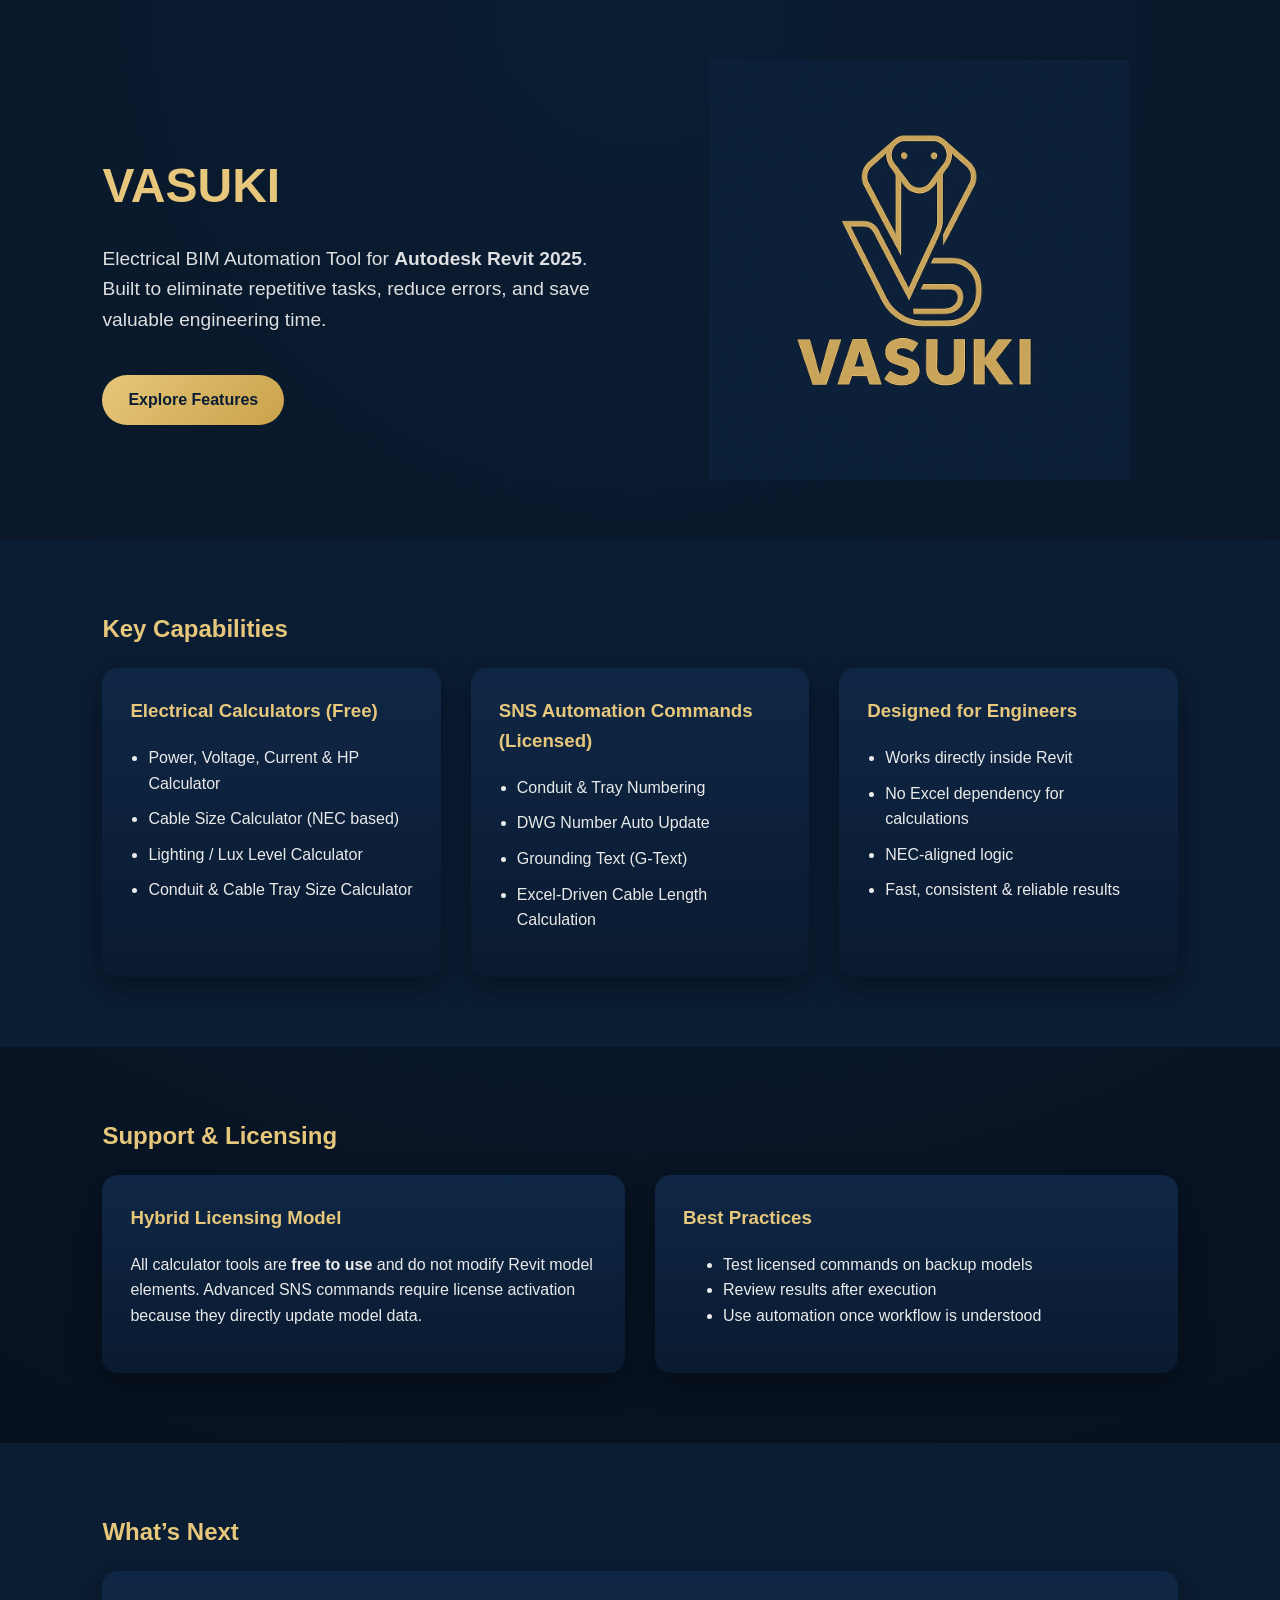
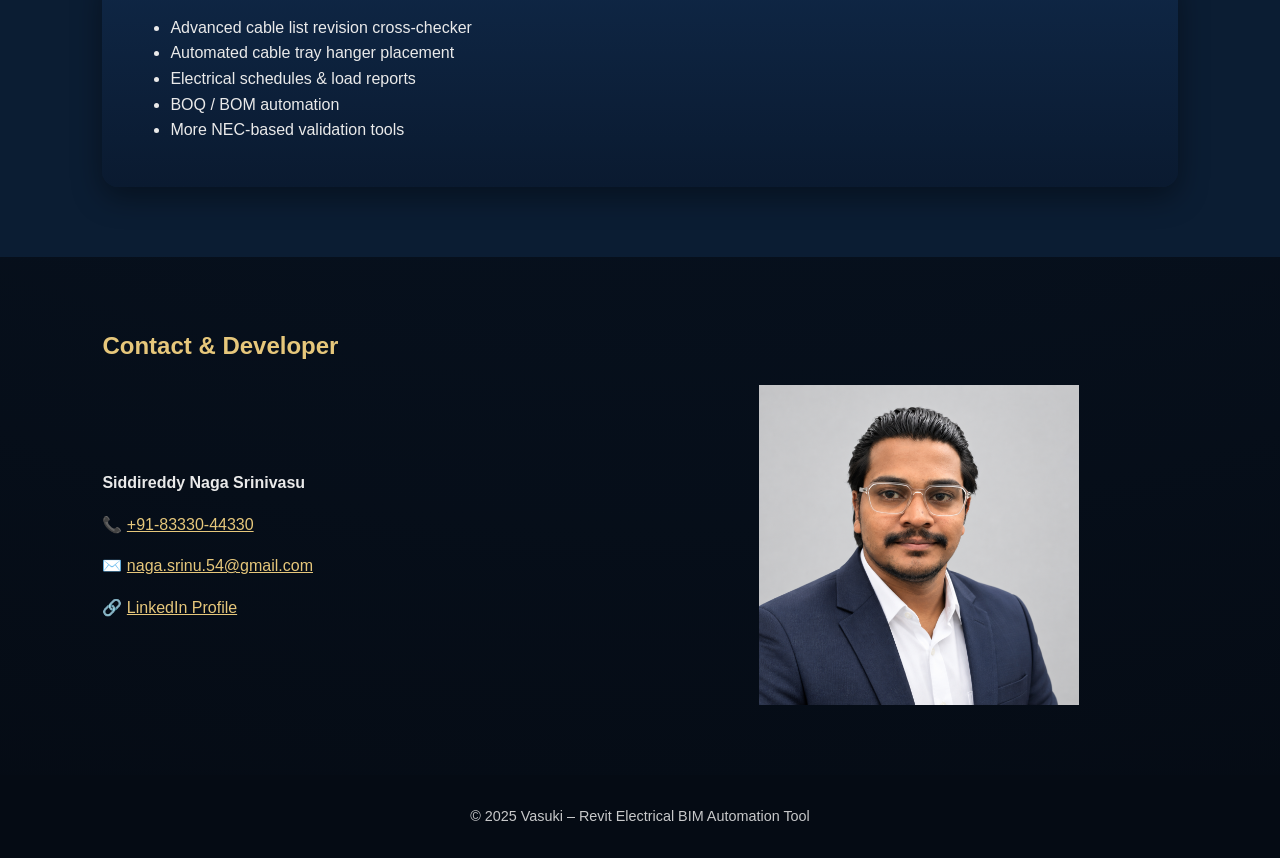
<file: Index.html>
<!DOCTYPE html>
<html lang="en">
<head>
  <meta charset="UTF-8" />
  <meta name="viewport" content="width=device-width, initial-scale=1.0" />
  <title>Vasuki – Revit Electrical BIM Automation</title>
  <style>
    body {
      margin: 0;
      font-family: "Segoe UI", Roboto, Arial, sans-serif;
      background: radial-gradient(circle at top, #0b1d33, #050b14);
      color: #eaeaea;
      line-height: 1.6;
    }
    header {
      display: grid;
      grid-template-columns: 1fr 1fr;
      align-items: center;
      padding: 60px 8%;
      gap: 40px;
    }
    header img {
      max-width: 420px;
      width: 100%;
      justify-self: center;
    }
    h1 {
      font-size: 3rem;
      margin-bottom: 10px;
      color: #e6c77b;
    }
    h2 {
      color: #e6c77b;
      margin-top: 0;
    }
    p.lead {
      font-size: 1.2rem;
      opacity: 0.95;
    }
    .btn {
      display: inline-block;
      margin-top: 20px;
      padding: 12px 26px;
      background: linear-gradient(135deg, #e6c77b, #caa24a);
      color: #0b1d33;
      border-radius: 30px;
      text-decoration: none;
      font-weight: 600;
    }
    section {
      padding: 70px 8%;
    }
    .section-dark {
      background: #0b1d33;
    }
    .grid {
      display: grid;
      grid-template-columns: repeat(auto-fit, minmax(260px, 1fr));
      gap: 30px;
    }
    .card {
      background: linear-gradient(180deg, #0f2746, #0a1a30);
      border-radius: 16px;
      padding: 28px;
      box-shadow: 0 10px 30px rgba(0,0,0,0.4);
    }
    .card h3 {
      color: #e6c77b;
      margin-top: 0;
    }
    .features ul {
      padding-left: 18px;
    }
    .features li {
      margin-bottom: 10px;
    }
    .contact {
      display: grid;
      grid-template-columns: 1fr 1fr;
      gap: 40px;
      align-items: center;
    }
    .contact img {
      max-width: 320px;
      width: 100%;
      justify-self: center;
    }
    footer {
      padding: 30px 8%;
      text-align: center;
      font-size: 0.9rem;
      background: #050b14;
      opacity: 0.85;
    }
    a {
      color: #e6c77b;
    }
    @media (max-width: 900px) {
      header, .contact {
        grid-template-columns: 1fr;
        text-align: center;
      }
    }
  </style>
</head>
<body>

<header>
  <div>
    <h1>VASUKI</h1>
    <p class="lead">
      Electrical BIM Automation Tool for <strong>Autodesk Revit 2025</strong>.<br>
      Built to eliminate repetitive tasks, reduce errors, and save valuable engineering time.
    </p>
    <a href="#features" class="btn">Explore Features</a>
  </div>
  <img src="Vasuki_Logo.png" alt="Vasuki Logo" />
</header>

<section id="features" class="section-dark">
  <h2>Key Capabilities</h2>
  <div class="grid features">
    <div class="card">
      <h3>Electrical Calculators (Free)</h3>
      <ul>
        <li>Power, Voltage, Current & HP Calculator</li>
        <li>Cable Size Calculator (NEC based)</li>
        <li>Lighting / Lux Level Calculator</li>
        <li>Conduit & Cable Tray Size Calculator</li>
      </ul>
    </div>
    <div class="card">
      <h3>SNS Automation Commands (Licensed)</h3>
      <ul>
        <li>Conduit & Tray Numbering</li>
        <li>DWG Number Auto Update</li>
        <li>Grounding Text (G‑Text)</li>
        <li>Excel‑Driven Cable Length Calculation</li>
      </ul>
    </div>
    <div class="card">
      <h3>Designed for Engineers</h3>
      <ul>
        <li>Works directly inside Revit</li>
        <li>No Excel dependency for calculations</li>
        <li>NEC‑aligned logic</li>
        <li>Fast, consistent & reliable results</li>
      </ul>
    </div>
  </div>
</section>

<section>
  <h2>Support & Licensing</h2>
  <div class="grid">
    <div class="card">
      <h3>Hybrid Licensing Model</h3>
      <p>
        All calculator tools are <strong>free to use</strong> and do not modify Revit model elements.
        Advanced SNS commands require license activation because they directly update model data.
      </p>
    </div>
    <div class="card">
      <h3>Best Practices</h3>
      <ul>
        <li>Test licensed commands on backup models</li>
        <li>Review results after execution</li>
        <li>Use automation once workflow is understood</li>
      </ul>
    </div>
  </div>
</section>

<section class="section-dark">
  <h2>What’s Next</h2>
  <div class="grid">
    <div class="card">
      <ul>
        <li>Advanced cable list revision cross‑checker</li>
        <li>Automated cable tray hanger placement</li>
        <li>Electrical schedules & load reports</li>
        <li>BOQ / BOM automation</li>
        <li>More NEC‑based validation tools</li>
      </ul>
    </div>
  </div>
</section>

<section>
  <h2>Contact & Developer</h2>
  <div class="contact">
    <div>
      <p><strong>Siddireddy Naga Srinivasu</strong></p>
      <p>📞 <a href="tel:+918330443430">+91‑83330‑44330</a></p>
      <p>✉️ <a href="mailto:naga.srinu.54@gmail.com">naga.srinu.54@gmail.com</a></p>
      <p>🔗 <a href="https://www.linkedin.com/in/siddu-sri-9a83a8174" target="_blank">LinkedIn Profile</a></p>
    </div>
    <img src="help.png" alt="Vasuki Support & Licensing" />
  </div>
</section>

<footer>
  © 2025 Vasuki – Revit Electrical BIM Automation Tool
</footer>

</body>
</html>
</file>
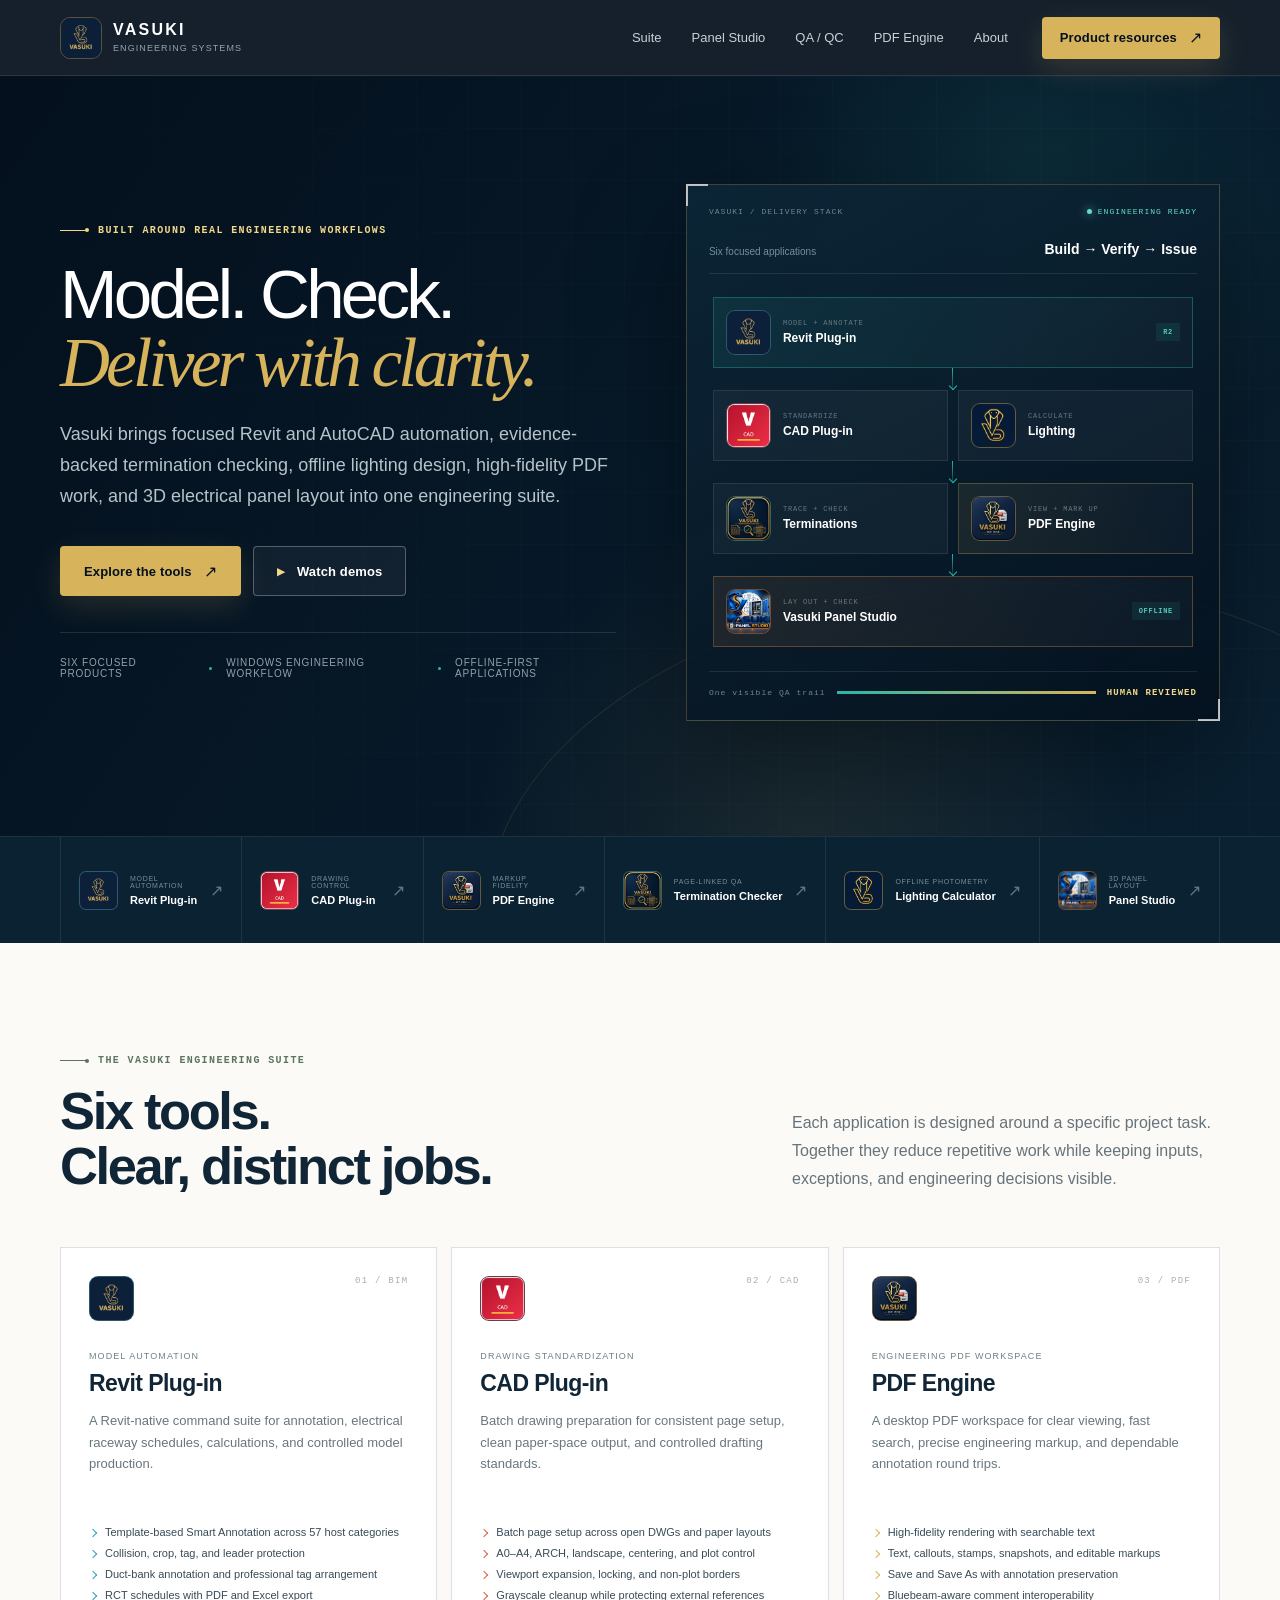
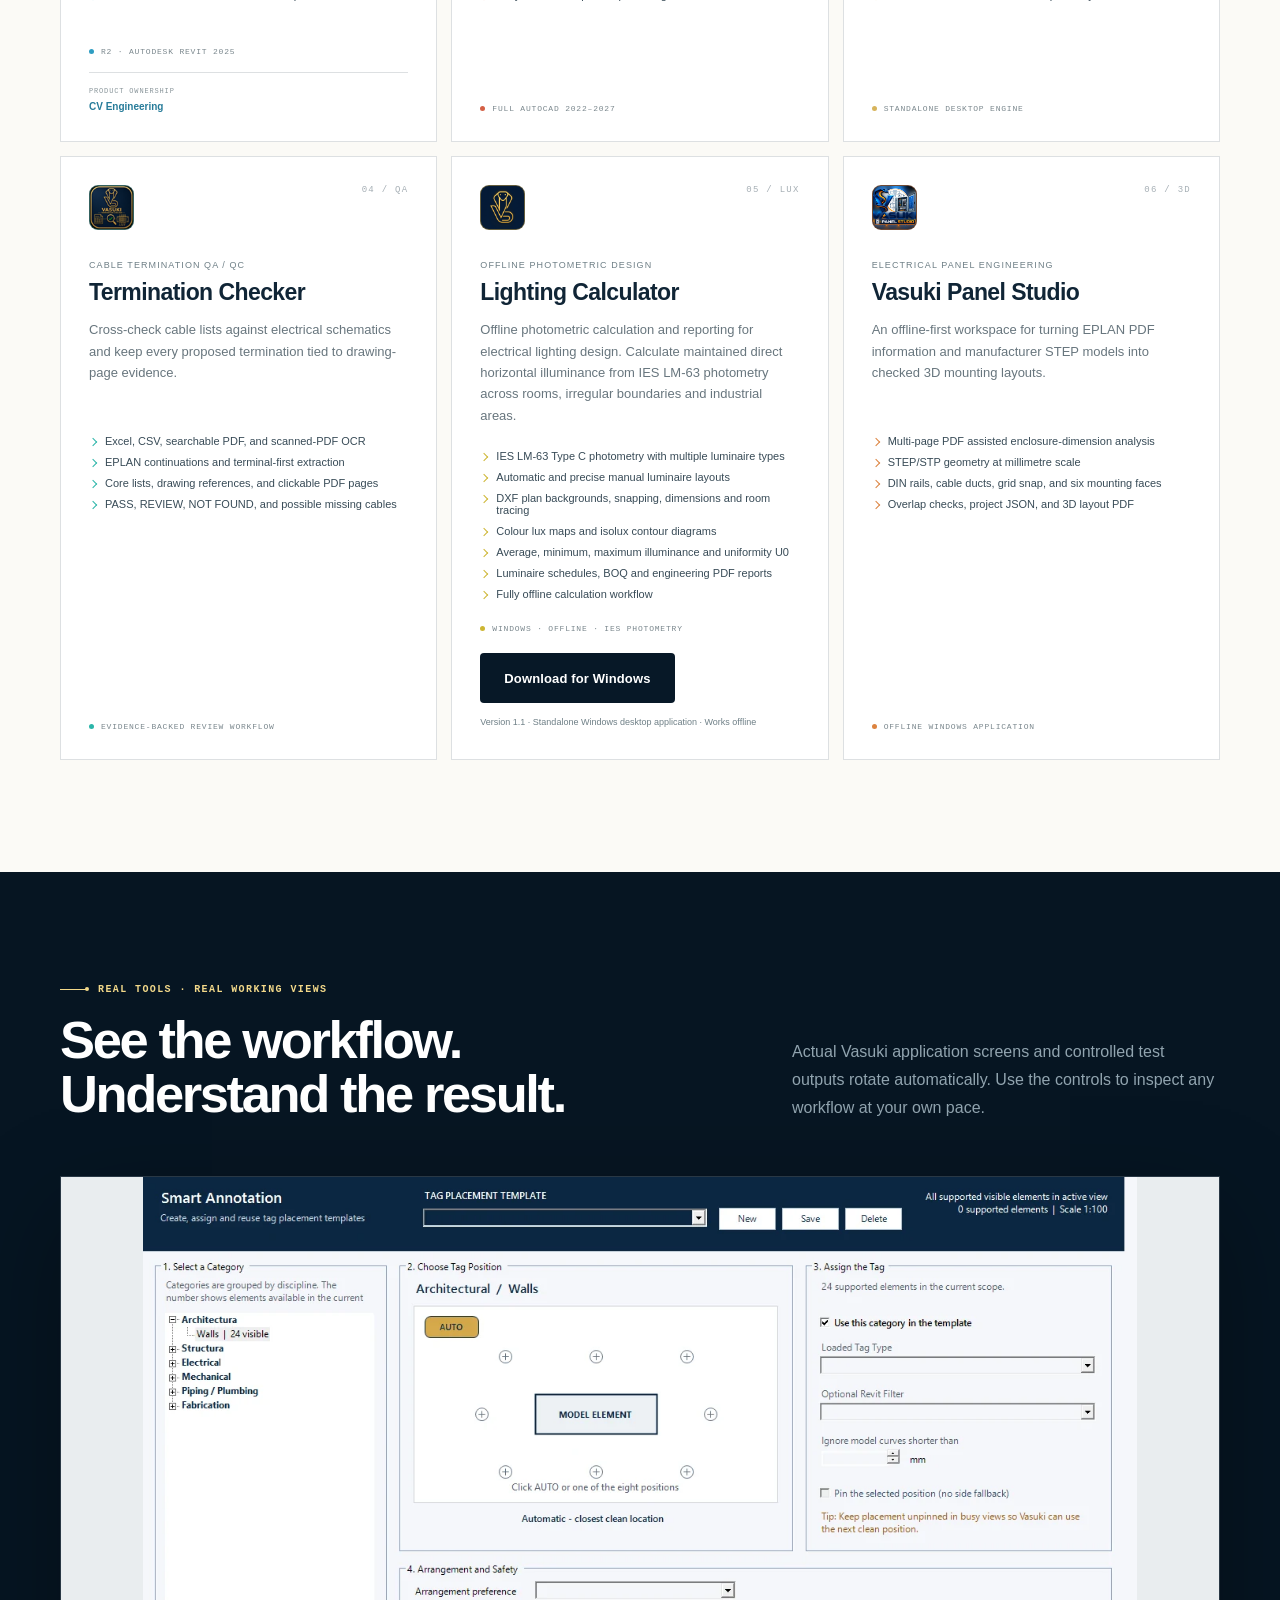
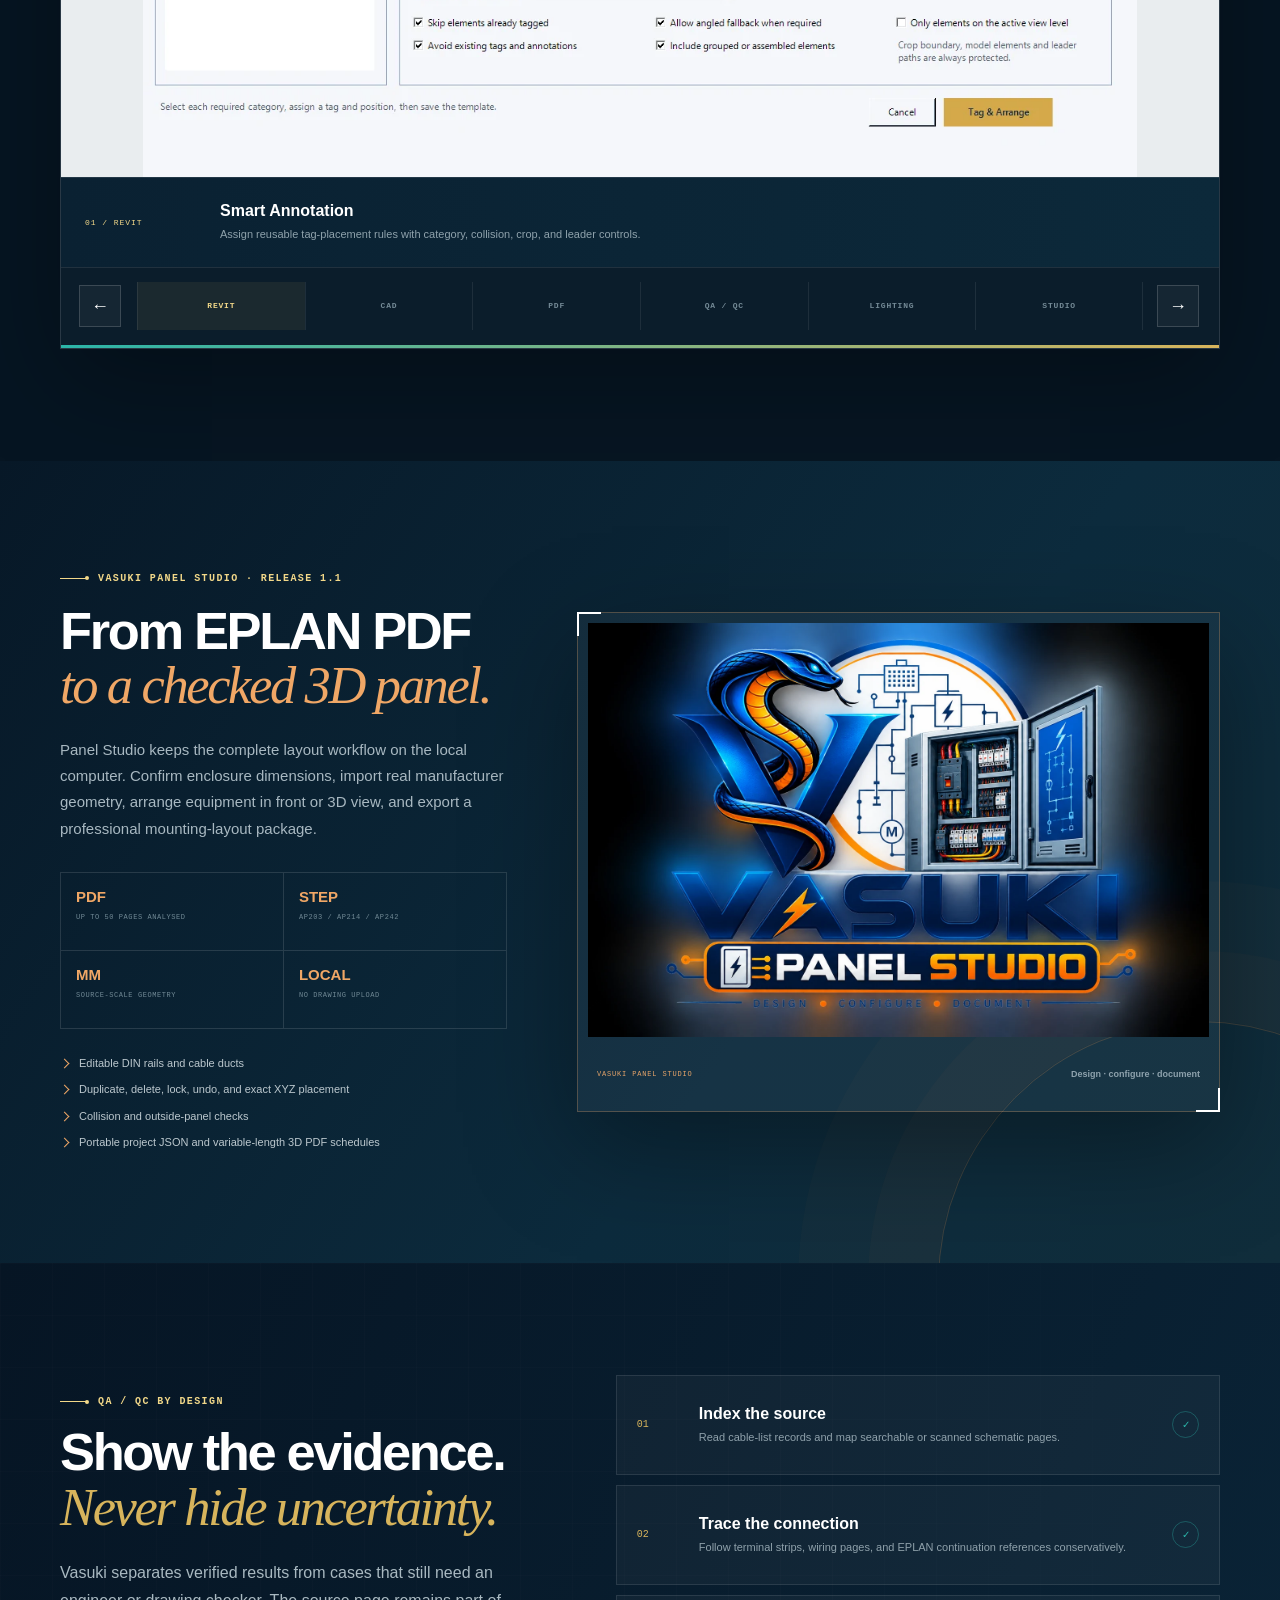
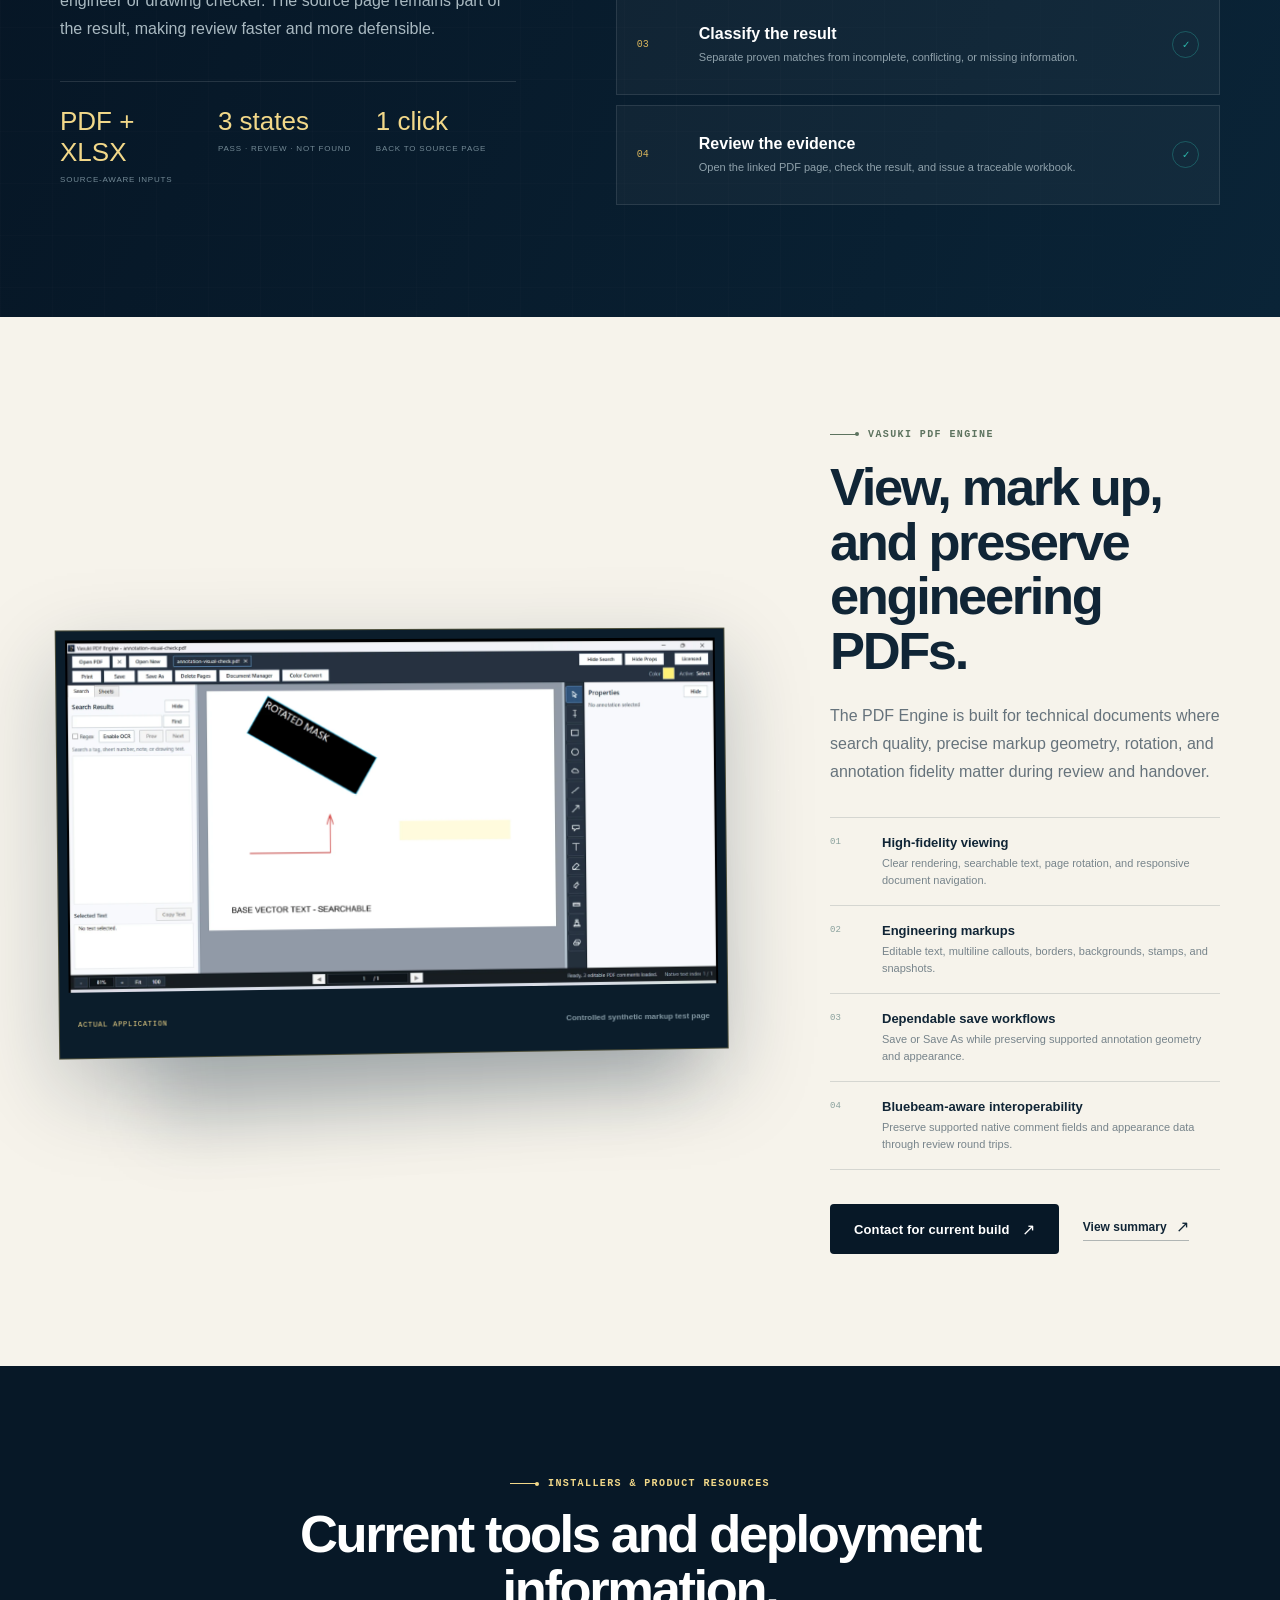
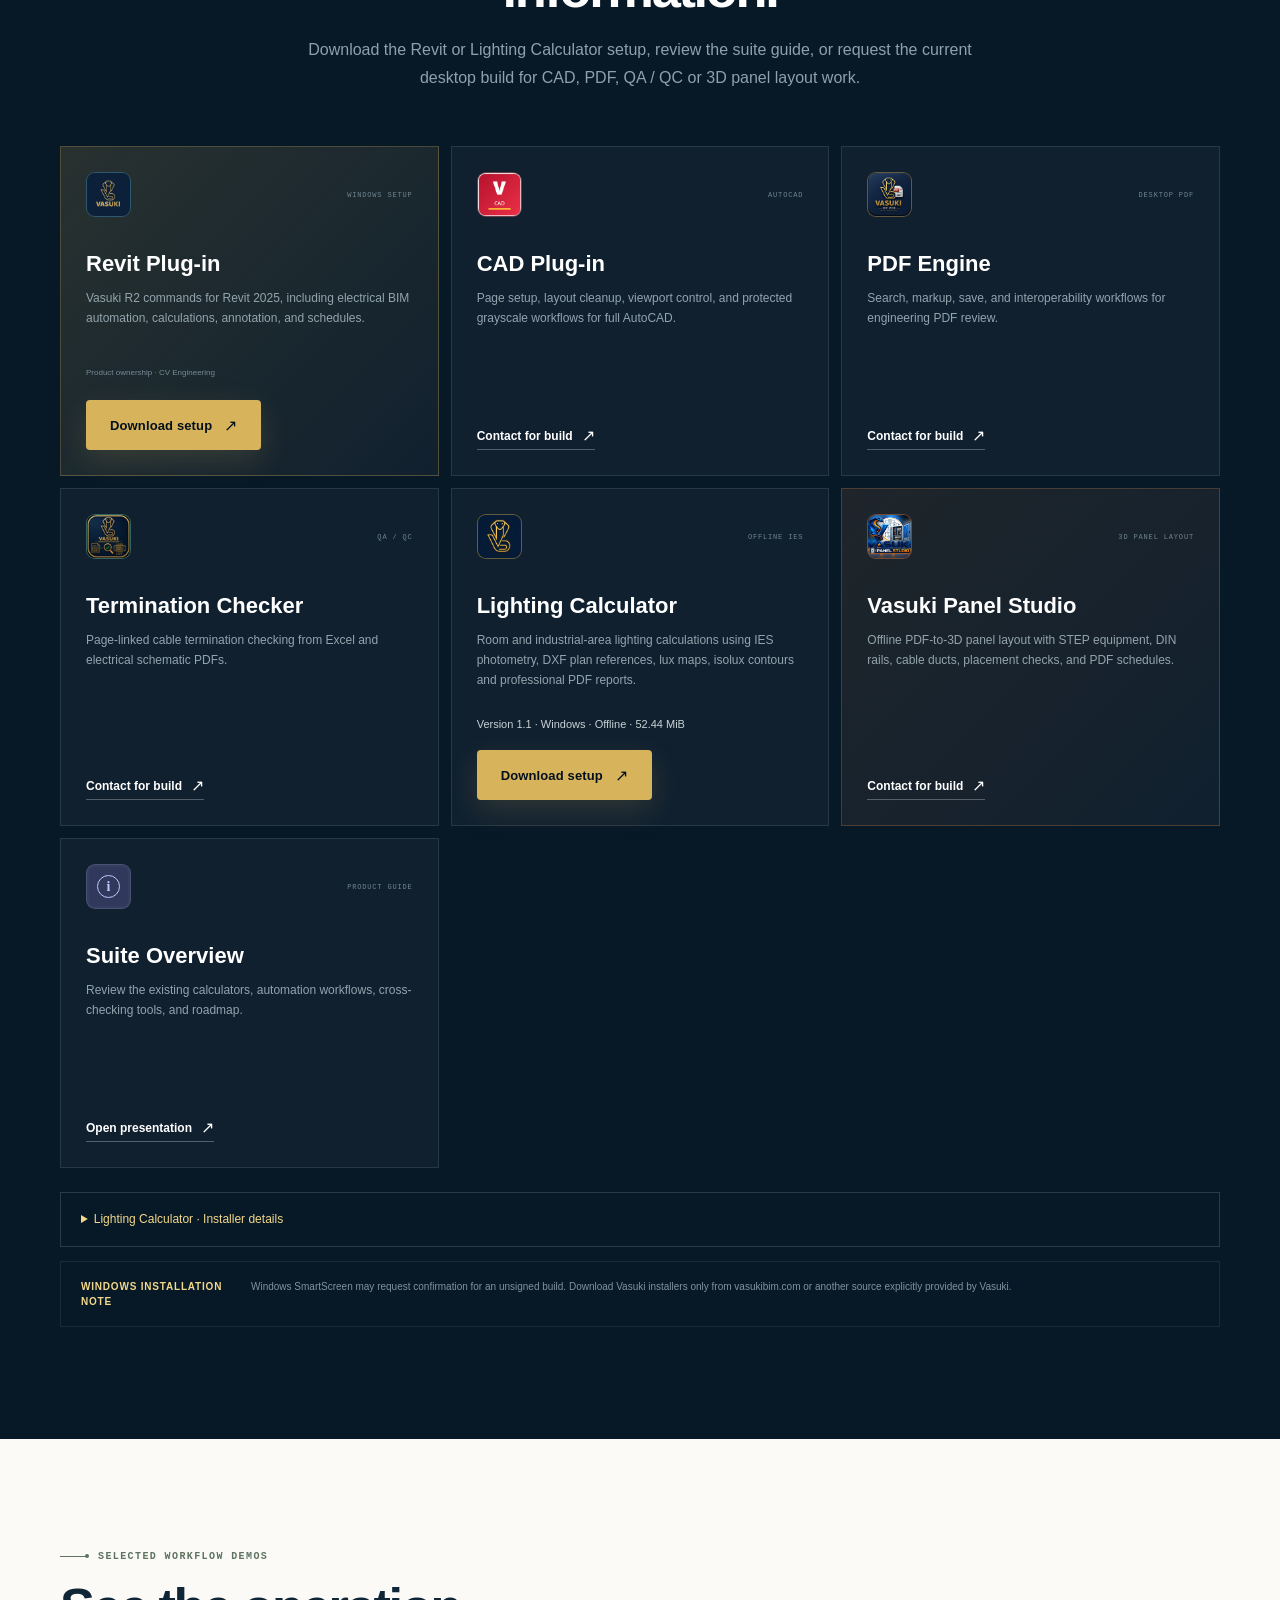
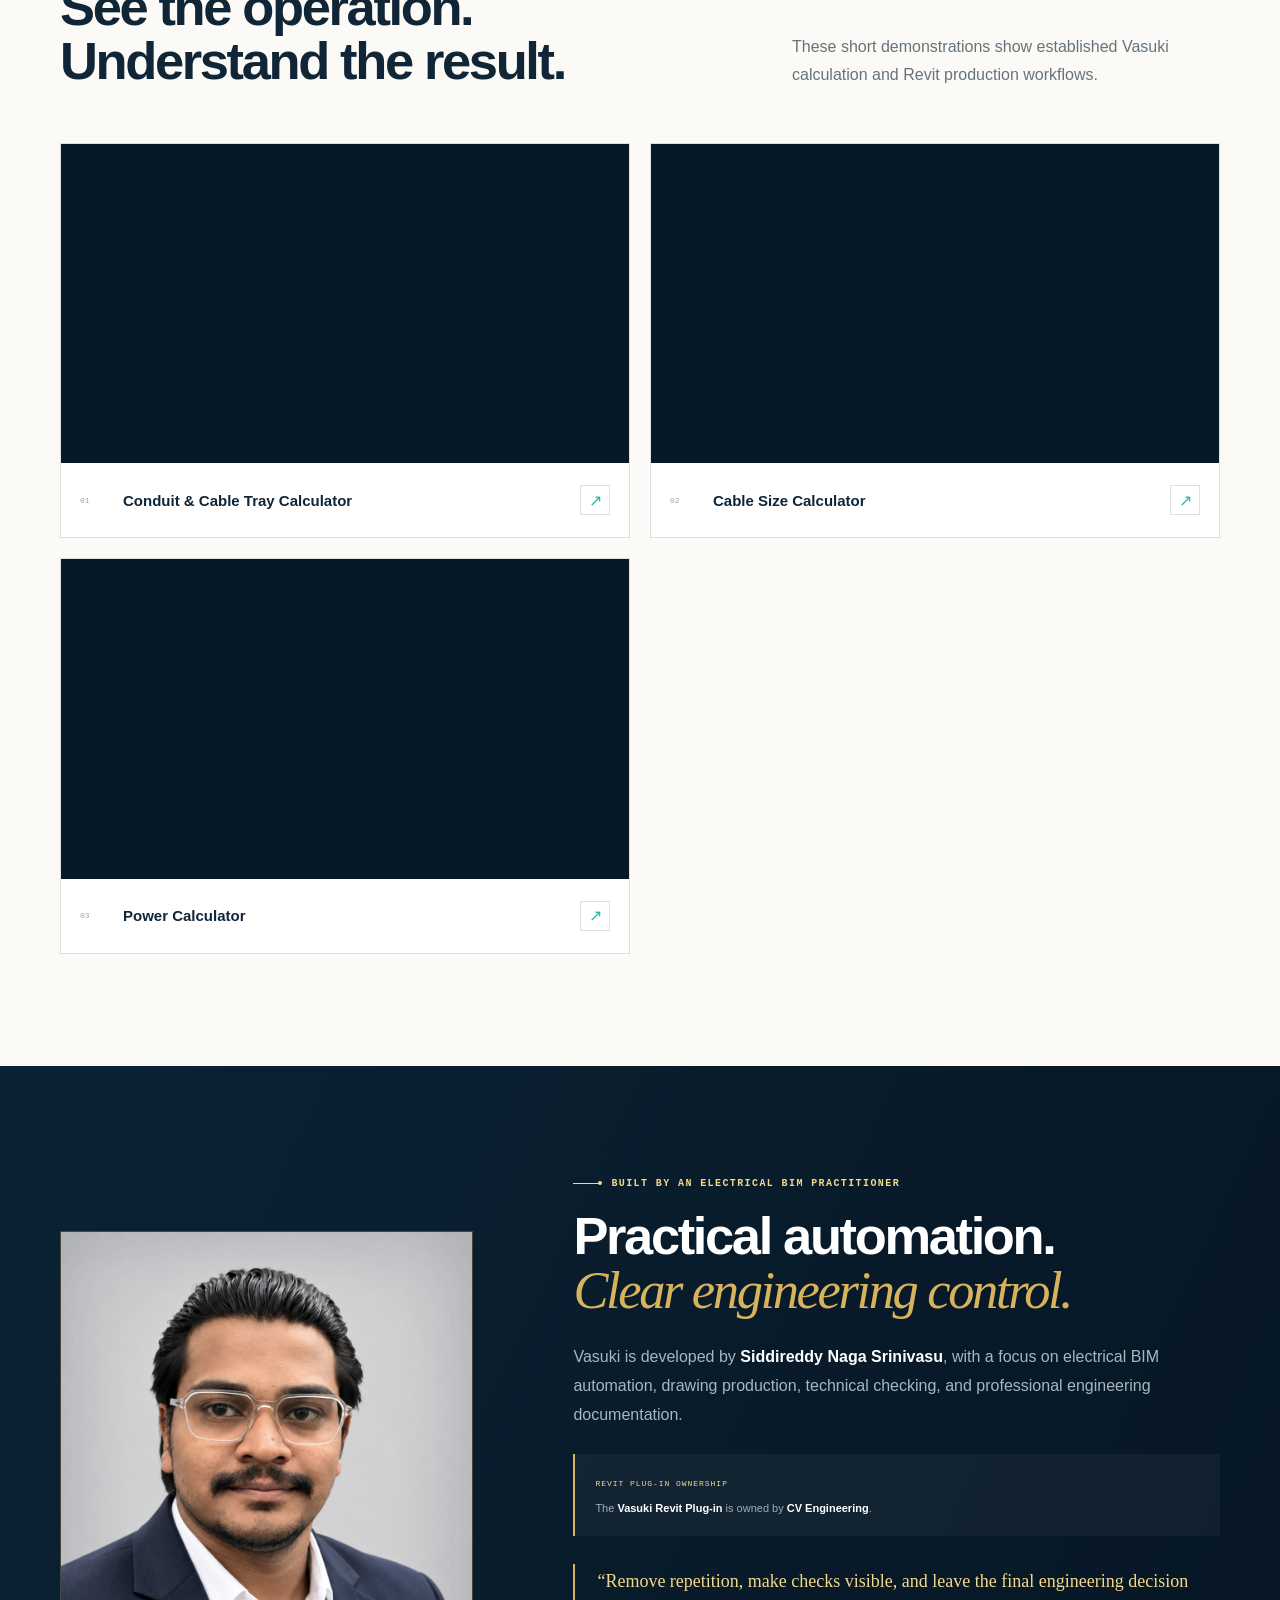
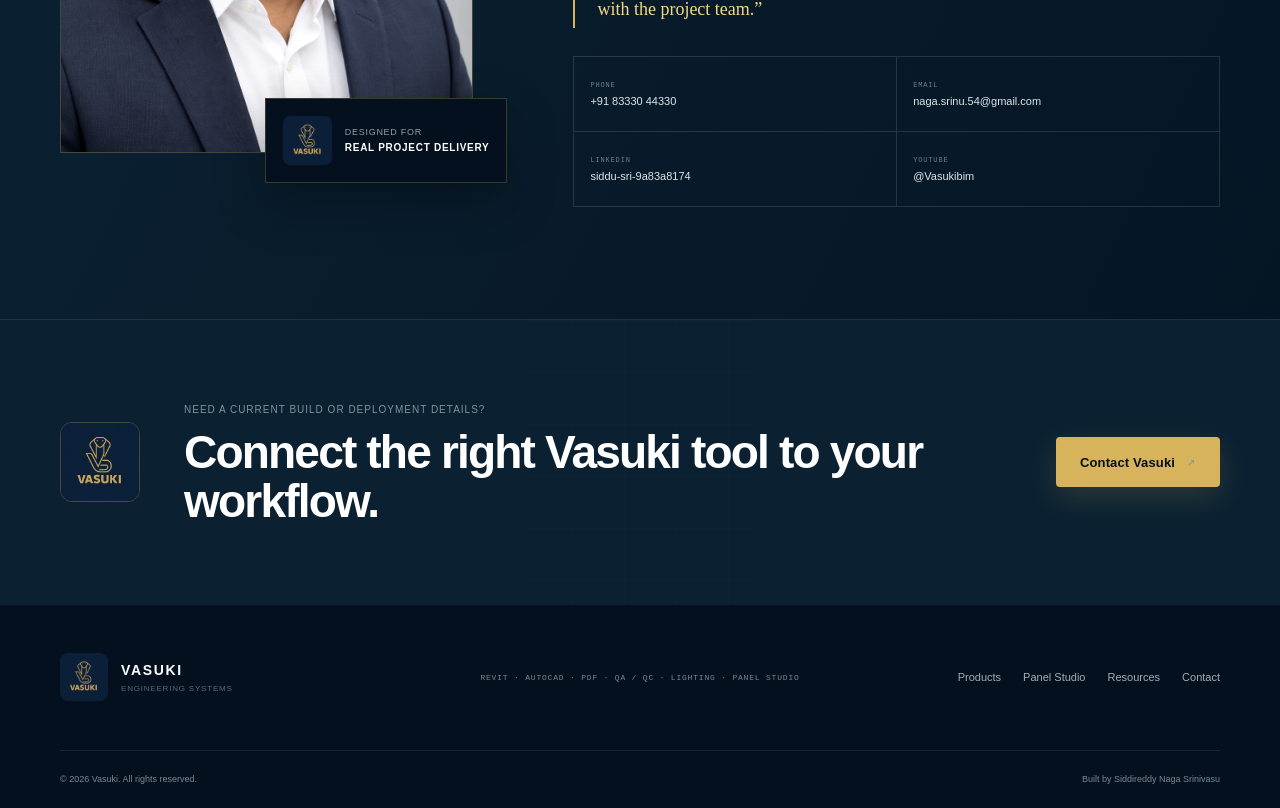
<file: index.html>
<!doctype html>
<html lang="en">
<head>
  <meta charset="utf-8">
  <meta name="viewport" content="width=device-width, initial-scale=1">
  <meta name="author" content="Siddireddy Naga Srinivasu">
  <meta name="description" content="Vasuki engineering software for Revit, AutoCAD, PDF, cable termination QA and 3D panels. Download Vasuki Lighting Calculator for offline IES lighting calculations and reports.">
  <meta name="keywords" content="electrical BIM, Revit plugin, AutoCAD plugin, Vasuki Panel Studio, 3D electrical panel layout, termination checker, lighting calculator, PDF markup engine, BIM QA QC">
  <meta name="theme-color" content="#071827">
  <link rel="canonical" href="https://www.vasukibim.com/">
  <link rel="icon" href="Vasuki_Logo.png">
  <link rel="stylesheet" href="styles.css">
  <title>Vasuki | Electrical BIM Automation &amp; Engineering Software</title>

  <meta property="og:type" content="website">
  <meta property="og:url" content="https://www.vasukibim.com/">
  <meta property="og:site_name" content="Vasuki">
  <meta property="og:title" content="Vasuki | Engineering software built around real delivery workflows">
  <meta property="og:description" content="Revit, AutoCAD, PDF, termination QA, offline lighting, and 3D panel-layout tools in one focused engineering suite.">
  <meta property="og:image" content="https://www.vasukibim.com/og.png">
  <meta property="og:image:width" content="1680">
  <meta property="og:image:height" content="945">
  <meta name="twitter:card" content="summary_large_image">
  <meta name="twitter:title" content="Vasuki | Electrical BIM &amp; engineering software">
  <meta name="twitter:description" content="Revit, AutoCAD, PDF, termination QA, offline lighting, and 3D panel-layout tools in one focused engineering suite.">
  <meta name="twitter:image" content="https://www.vasukibim.com/og.png">

  <script type="application/ld+json">
  {"@context":"https://schema.org","@type":"SoftwareApplication","name":"Vasuki Engineering Suite","applicationCategory":"BusinessApplication","operatingSystem":"Windows","description":"Electrical BIM automation, AutoCAD production, PDF markup, cable termination checking, offline lighting calculations, and 3D electrical panel layout.","featureList":["Revit automation","AutoCAD page setup","PDF markup and interoperability","Cable termination QA","Offline IES lighting calculations","PDF and STEP based 3D panel layout"],"author":{"@type":"Person","name":"Siddireddy Naga Srinivasu","email":"naga.srinu.54@gmail.com","url":"https://www.vasukibim.com"}}
  </script>
  <script type="application/ld+json">
  {"@context":"https://schema.org","@type":"SoftwareApplication","name":"Vasuki Lighting Calculator","softwareVersion":"1.1.0","applicationCategory":"BusinessApplication","operatingSystem":"Windows","url":"https://www.vasukibim.com/#product-lighting","downloadUrl":"https://www.vasukibim.com/downloads/lighting/Vasuki-Lighting-Calculator-Setup-v1.1.0.exe","fileSize":"54987887 bytes","description":"Vasuki Lighting Calculator is an offline Windows engineering application for IES photometric calculations, luminaire layouts, lux maps, isolux contours and professional lighting reports."}
  </script>
</head>
<body>
  <a class="skip-link" href="#main-content">Skip to content</a>
  <header class="site-header">
    <div class="shell header-inner">
      <a class="brand" href="#top" aria-label="Vasuki home">
        <img src="Vasuki_Logo.png" alt="" width="44" height="44">
        <span class="brand-copy"><strong>VASUKI</strong><small>Engineering systems</small></span>
      </a>
      <nav class="desktop-nav" aria-label="Primary navigation">
        <a href="#suite">Suite</a><a href="#studio">Panel Studio</a><a href="#qa">QA / QC</a><a href="#pdf-engine">PDF Engine</a><a href="#about">About</a>
      </nav>
      <a class="button button-small button-gold desktop-cta" href="#resources">Product resources <span class="arrow" aria-hidden="true">&nearr;</span></a>
      <details class="mobile-menu">
        <summary aria-label="Open navigation"><span></span><span></span></summary>
        <nav aria-label="Mobile navigation">
          <a href="#suite">Product suite</a><a href="#studio">Vasuki Panel Studio</a><a href="#qa">QA / QC workflow</a><a href="#pdf-engine">PDF Engine</a><a href="#resources">Resources</a><a href="#about">About</a>
        </nav>
      </details>
    </div>
  </header>

  <main id="main-content">
    <section class="hero" id="top">
      <div class="hero-grid" aria-hidden="true"></div>
      <div class="shell hero-layout">
        <div class="hero-copy">
          <div class="eyebrow"><span></span> Built around real engineering workflows</div>
          <h1>Model. Check.<br><em>Deliver with clarity.</em></h1>
          <p>Vasuki brings focused Revit and AutoCAD automation, evidence-backed termination checking, offline lighting design, high-fidelity PDF work, and 3D electrical panel layout into one engineering suite.</p>
          <div class="hero-actions">
            <a class="button button-gold" href="#suite">Explore the tools <span class="arrow" aria-hidden="true">&nearr;</span></a>
            <a class="button button-ghost" href="#demos"><span class="play" aria-hidden="true">&#9654;</span> Watch demos</a>
          </div>
          <div class="hero-trust" aria-label="Platform highlights"><span>Six focused products</span><i></i><span>Windows engineering workflow</span><i></i><span>Offline-first applications</span></div>
        </div>

        <div class="system-card" aria-label="Vasuki connected engineering workflow">
          <div class="system-topline"><span>VASUKI / DELIVERY STACK</span><span class="system-live"><i></i> ENGINEERING READY</span></div>
          <div class="system-title"><span>Six focused applications</span><strong>Build &rarr; Verify &rarr; Issue</strong></div>
          <div class="system-flow">
            <div class="system-node node-wide active">
              <span class="product-mark visual-icon mark-revit" aria-hidden="true"><img src="assets/revit-icon.png" alt=""></span>
              <span><small>MODEL + ANNOTATE</small><strong>Revit Plug-in</strong></span><b>R2</b>
            </div>
            <div class="flow-line"><span></span></div>
            <div class="system-split">
              <div class="system-node"><span class="product-mark visual-icon mark-cad" aria-hidden="true"><img src="assets/cad-icon.png" alt=""></span><span><small>STANDARDIZE</small><strong>CAD Plug-in</strong></span></div>
              <div class="system-node"><span class="product-mark visual-icon mark-lighting" aria-hidden="true"><img src="assets/lighting-icon.png" alt=""></span><span><small>CALCULATE</small><strong>Lighting</strong></span></div>
            </div>
            <div class="flow-line"><span></span></div>
            <div class="system-split">
              <div class="system-node"><span class="product-mark visual-icon mark-termination" aria-hidden="true"><img src="assets/termination-icon.png" alt=""></span><span><small>TRACE + CHECK</small><strong>Terminations</strong></span></div>
              <div class="system-node gold-node"><span class="product-mark visual-icon mark-pdf" aria-hidden="true"><img src="assets/pdf-icon.png" alt=""></span><span><small>VIEW + MARK UP</small><strong>PDF Engine</strong></span></div>
            </div>
            <div class="flow-line"><span></span></div>
            <div class="system-node node-wide studio-node">
              <span class="product-mark visual-icon mark-studio" aria-hidden="true"><img src="assets/studio-icon.webp" alt=""></span>
              <span><small>LAY OUT + CHECK</small><strong>Vasuki Panel Studio</strong></span><b>OFFLINE</b>
            </div>
          </div>
          <div class="system-footer"><span>One visible QA trail</span><div><i></i></div><strong>HUMAN REVIEWED</strong></div>
        </div>
      </div>
    </section>

    <section class="suite-strip" aria-label="Vasuki products">
      <div class="shell suite-strip-grid">
        <a href="#product-revit"><span class="product-mark visual-icon mark-revit" aria-hidden="true"><img src="assets/revit-icon.png" alt=""></span><span><small>Model automation</small><strong>Revit Plug-in</strong></span><span class="arrow">&nearr;</span></a>
        <a href="#product-cad"><span class="product-mark visual-icon mark-cad" aria-hidden="true"><img src="assets/cad-icon.png" alt=""></span><span><small>Drawing control</small><strong>CAD Plug-in</strong></span><span class="arrow">&nearr;</span></a>
        <a href="#product-pdf"><span class="product-mark visual-icon mark-pdf" aria-hidden="true"><img src="assets/pdf-icon.png" alt=""></span><span><small>Markup fidelity</small><strong>PDF Engine</strong></span><span class="arrow">&nearr;</span></a>
        <a href="#product-termination"><span class="product-mark visual-icon mark-termination" aria-hidden="true"><img src="assets/termination-icon.png" alt=""></span><span><small>Page-linked QA</small><strong>Termination Checker</strong></span><span class="arrow">&nearr;</span></a>
        <a href="#product-lighting"><span class="product-mark visual-icon mark-lighting" aria-hidden="true"><img src="assets/lighting-icon.png" alt=""></span><span><small>Offline photometry</small><strong>Lighting Calculator</strong></span><span class="arrow">&nearr;</span></a>
        <a href="#product-studio"><span class="product-mark visual-icon mark-studio" aria-hidden="true"><img src="assets/studio-icon.webp" alt=""></span><span><small>3D panel layout</small><strong>Panel Studio</strong></span><span class="arrow">&nearr;</span></a>
      </div>
    </section>

    <section class="section suite-section" id="suite">
      <div class="shell">
        <div class="section-heading split-heading">
          <div><div class="eyebrow dark"><span></span> The Vasuki engineering suite</div><h2>Six tools.<br>Clear, distinct jobs.</h2></div>
          <p>Each application is designed around a specific project task. Together they reduce repetitive work while keeping inputs, exceptions, and engineering decisions visible.</p>
        </div>
        <div class="product-grid">
          <article class="product-card product-revit" id="product-revit">
            <div class="product-card-head"><span class="product-mark visual-icon mark-revit" aria-hidden="true"><img src="assets/revit-icon.png" alt=""></span><span class="product-number">01 / BIM</span></div>
            <small>Model automation</small><h3>Revit Plug-in</h3>
            <p>A Revit-native command suite for annotation, electrical raceway schedules, calculations, and controlled model production.</p>
            <ul><li>Template-based Smart Annotation across 57 host categories</li><li>Collision, crop, tag, and leader protection</li><li>Duct-bank annotation and professional tag arrangement</li><li>RCT schedules with PDF and Excel export</li></ul>
            <div class="product-status"><i></i>R2 &middot; Autodesk Revit 2025</div>
            <div class="ownership-tag ownership-cv"><span>Product ownership</span><strong>CV Engineering</strong></div>
          </article>
          <article class="product-card product-cad" id="product-cad">
            <div class="product-card-head"><span class="product-mark visual-icon mark-cad" aria-hidden="true"><img src="assets/cad-icon.png" alt=""></span><span class="product-number">02 / CAD</span></div>
            <small>Drawing standardization</small><h3>CAD Plug-in</h3>
            <p>Batch drawing preparation for consistent page setup, clean paper-space output, and controlled drafting standards.</p>
            <ul><li>Batch page setup across open DWGs and paper layouts</li><li>A0&ndash;A4, ARCH, landscape, centering, and plot control</li><li>Viewport expansion, locking, and non-plot borders</li><li>Grayscale cleanup while protecting external references</li></ul>
            <div class="product-status"><i></i>Full AutoCAD 2022&ndash;2027</div>
          </article>
          <article class="product-card product-pdf" id="product-pdf">
            <div class="product-card-head"><span class="product-mark visual-icon mark-pdf" aria-hidden="true"><img src="assets/pdf-icon.png" alt=""></span><span class="product-number">03 / PDF</span></div>
            <small>Engineering PDF workspace</small><h3>PDF Engine</h3>
            <p>A desktop PDF workspace for clear viewing, fast search, precise engineering markup, and dependable annotation round trips.</p>
            <ul><li>High-fidelity rendering with searchable text</li><li>Text, callouts, stamps, snapshots, and editable markups</li><li>Save and Save As with annotation preservation</li><li>Bluebeam-aware comment interoperability</li></ul>
            <div class="product-status"><i></i>Standalone desktop engine</div>
          </article>
          <article class="product-card product-termination" id="product-termination">
            <div class="product-card-head"><span class="product-mark visual-icon mark-termination" aria-hidden="true"><img src="assets/termination-icon.png" alt=""></span><span class="product-number">04 / QA</span></div>
            <small>Cable termination QA / QC</small><h3>Termination Checker</h3>
            <p>Cross-check cable lists against electrical schematics and keep every proposed termination tied to drawing-page evidence.</p>
            <ul><li>Excel, CSV, searchable PDF, and scanned-PDF OCR</li><li>EPLAN continuations and terminal-first extraction</li><li>Core lists, drawing references, and clickable PDF pages</li><li>PASS, REVIEW, NOT FOUND, and possible missing cables</li></ul>
            <div class="product-status"><i></i>Evidence-backed review workflow</div>
          </article>
          <article class="product-card product-lighting" id="product-lighting">
            <div class="product-card-head"><span class="product-mark visual-icon mark-lighting" aria-hidden="true"><img src="assets/lighting-icon.png" alt=""></span><span class="product-number">05 / LUX</span></div>
            <small>Offline photometric design</small><h3>Lighting Calculator</h3>
            <p>Offline photometric calculation and reporting for electrical lighting design. Calculate maintained direct horizontal illuminance from IES LM-63 photometry across rooms, irregular boundaries and industrial areas.</p>
            <ul><li>IES LM-63 Type C photometry with multiple luminaire types</li><li>Automatic and precise manual luminaire layouts</li><li>DXF plan backgrounds, snapping, dimensions and room tracing</li><li>Colour lux maps and isolux contour diagrams</li><li>Average, minimum, maximum illuminance and uniformity U0</li><li>Luminaire schedules, BOQ and engineering PDF reports</li><li>Fully offline calculation workflow</li></ul>
            <div class="product-status"><i></i>Windows &middot; Offline &middot; IES photometry</div>
            <div class="lighting-actions"><a class="button button-navy" href="downloads/lighting/Vasuki-Lighting-Calculator-Setup-v1.1.0.exe" download aria-label="Download Vasuki Lighting Calculator 1.1 for Windows">Download for Windows</a></div>
            <small class="lighting-support">Version 1.1 &middot; Standalone Windows desktop application &middot; Works offline</small>
          </article>
          <article class="product-card product-studio" id="product-studio">
            <div class="product-card-head"><span class="product-mark visual-icon mark-studio" aria-hidden="true"><img src="assets/studio-icon.webp" alt=""></span><span class="product-number">06 / 3D</span></div>
            <small>Electrical panel engineering</small><h3>Vasuki Panel Studio</h3>
            <p>An offline-first workspace for turning EPLAN PDF information and manufacturer STEP models into checked 3D mounting layouts.</p>
            <ul><li>Multi-page PDF assisted enclosure-dimension analysis</li><li>STEP/STP geometry at millimetre scale</li><li>DIN rails, cable ducts, grid snap, and six mounting faces</li><li>Overlap checks, project JSON, and 3D layout PDF</li></ul>
            <div class="product-status"><i></i>Offline Windows application</div>
          </article>
        </div>
      </div>
    </section>

    <section class="section showcase-section" id="showcase" aria-labelledby="showcase-title">
      <div class="shell">
        <div class="section-heading split-heading showcase-heading">
          <div><div class="eyebrow dark"><span></span> Real tools &middot; real working views</div><h2 id="showcase-title">See the workflow.<br>Understand the result.</h2></div>
          <p>Actual Vasuki application screens and controlled test outputs rotate automatically. Use the controls to inspect any workflow at your own pace.</p>
        </div>
        <div class="showcase" data-showcase aria-roledescription="carousel" aria-label="Vasuki working screen showcase">
          <div class="showcase-stage">
            <article class="showcase-slide is-active" data-slide aria-hidden="false"><img src="assets/showcase-revit.webp" alt="Vasuki Revit Smart Annotation template workspace" width="1800" height="1032"><div class="showcase-caption"><span>01 / REVIT</span><div><strong>Smart Annotation</strong><p>Assign reusable tag-placement rules with category, collision, crop, and leader controls.</p></div></div></article>
            <article class="showcase-slide" data-slide aria-hidden="true"><img src="assets/showcase-cad.webp" alt="Vasuki CAD page setup workspace" width="1400" height="800" loading="lazy"><div class="showcase-caption"><span>02 / AUTOCAD</span><div><strong>Controlled Page Setup</strong><p>Apply sheet size, orientation, plot device, plot style, and layout rules consistently.</p></div></div></article>
            <article class="showcase-slide" data-slide aria-hidden="true"><img src="assets/showcase-pdf.webp" alt="Vasuki PDF Engine with a neutral synthetic markup test document" width="1800" height="964" loading="lazy"><div class="showcase-caption"><span>03 / PDF ENGINE</span><div><strong>Searchable, Editable Review</strong><p>The real PDF workspace shown with a neutral test page—search, OCR, markup, properties, and save controls remain visible.</p></div></div></article>
            <article class="showcase-slide" data-slide aria-hidden="true"><img src="assets/showcase-termination.webp" alt="Vasuki offline schematic reviewer evidence workspace" width="1780" height="960" loading="lazy"><div class="showcase-caption"><span>04 / QA &amp; QC</span><div><strong>Evidence-linked Terminations</strong><p>Separate matches, mismatches, missing items, and review cases while retaining PDF/page evidence.</p></div></div></article>
            <article class="showcase-slide" data-slide aria-hidden="true"><img src="assets/showcase-lighting.webp" alt="Vasuki Lighting Calculator colour lux map output" width="1287" height="910" loading="lazy"><div class="showcase-caption"><span>05 / LIGHTING</span><div><strong>Calculated Lux Map</strong><p>Review real luminaire arrangement, target-compliance colour scale, CAD reference, and report output.</p></div></div></article>
            <article class="showcase-slide" data-slide aria-hidden="true"><img src="assets/showcase-studio.webp" alt="Vasuki Panel Studio real 3D electrical panel workspace" width="1280" height="720" loading="lazy"><div class="showcase-caption"><span>06 / PANEL STUDIO</span><div><strong>Checked 3D Mounting Layout</strong><p>Arrange STEP equipment, rails, and cable ducts with grid snap, properties, and local placement checks.</p></div></div></article>
          </div>
          <div class="showcase-controls">
            <button type="button" class="showcase-arrow" data-prev aria-label="Previous working screen">&larr;</button>
            <div class="showcase-tabs" role="tablist" aria-label="Choose a Vasuki working screen">
              <button type="button" class="is-active" data-dot role="tab" aria-selected="true"><span>REVIT</span></button><button type="button" data-dot role="tab" aria-selected="false"><span>CAD</span></button><button type="button" data-dot role="tab" aria-selected="false"><span>PDF</span></button><button type="button" data-dot role="tab" aria-selected="false"><span>QA / QC</span></button><button type="button" data-dot role="tab" aria-selected="false"><span>LIGHTING</span></button><button type="button" data-dot role="tab" aria-selected="false"><span>STUDIO</span></button>
            </div>
            <button type="button" class="showcase-arrow" data-next aria-label="Next working screen">&rarr;</button>
          </div>
          <div class="showcase-progress" aria-hidden="true"><i></i></div>
        </div>
      </div>
    </section>

    <section class="section studio-section" id="studio">
      <div class="shell studio-layout">
        <div class="studio-copy">
          <div class="eyebrow"><span></span> Vasuki Panel Studio &middot; Release 1.1</div>
          <h2>From EPLAN PDF<br><em>to a checked 3D panel.</em></h2>
          <p>Panel Studio keeps the complete layout workflow on the local computer. Confirm enclosure dimensions, import real manufacturer geometry, arrange equipment in front or 3D view, and export a professional mounting-layout package.</p>
          <div class="studio-facts">
            <div><strong>PDF</strong><span>Up to 50 pages analysed</span></div>
            <div><strong>STEP</strong><span>AP203 / AP214 / AP242</span></div>
            <div><strong>MM</strong><span>Source-scale geometry</span></div>
            <div><strong>LOCAL</strong><span>No drawing upload</span></div>
          </div>
          <ul class="studio-list"><li>Editable DIN rails and cable ducts</li><li>Duplicate, delete, lock, undo, and exact XYZ placement</li><li>Collision and outside-panel checks</li><li>Portable project JSON and variable-length 3D PDF schedules</li></ul>
        </div>
        <figure class="studio-visual">
          <img class="studio-brand-art" src="assets/panel-studio-logo.webp" alt="Vasuki Panel Studio logo with electrical control panel artwork" width="1536" height="1024">
          <figcaption><span>VASUKI PANEL STUDIO</span><strong>Design &middot; configure &middot; document</strong></figcaption>
        </figure>
      </div>
    </section>

    <section class="section workflow-section" id="qa">
      <div class="workflow-grid" aria-hidden="true"></div>
      <div class="shell workflow-layout">
        <div class="workflow-copy">
          <div class="eyebrow"><span></span> QA / QC by design</div><h2>Show the evidence.<br><em>Never hide uncertainty.</em></h2>
          <p>Vasuki separates verified results from cases that still need an engineer or drawing checker. The source page remains part of the result, making review faster and more defensible.</p>
          <div class="qa-proof"><div><strong>PDF + XLSX</strong><span>source-aware inputs</span></div><div><strong>3 states</strong><span>pass &middot; review &middot; not found</span></div><div><strong>1 click</strong><span>back to source page</span></div></div>
        </div>
        <div class="qa-steps">
          <article><span>01</span><div><h3>Index the source</h3><p>Read cable-list records and map searchable or scanned schematic pages.</p></div><i>&check;</i></article>
          <article><span>02</span><div><h3>Trace the connection</h3><p>Follow terminal strips, wiring pages, and EPLAN continuation references conservatively.</p></div><i>&check;</i></article>
          <article><span>03</span><div><h3>Classify the result</h3><p>Separate proven matches from incomplete, conflicting, or missing information.</p></div><i>&check;</i></article>
          <article><span>04</span><div><h3>Review the evidence</h3><p>Open the linked PDF page, check the result, and issue a traceable workbook.</p></div><i>&check;</i></article>
        </div>
      </div>
    </section>

    <section class="section pdf-section" id="pdf-engine">
      <div class="shell pdf-layout">
        <div class="pdf-workspace" aria-label="Real Vasuki PDF Engine workspace using a neutral test document">
          <figure class="pdf-real-view"><img src="assets/showcase-pdf.webp" alt="Vasuki PDF Engine showing neutral searchable vector text and editable markup tests" width="1800" height="964" loading="lazy"><figcaption><span>ACTUAL APPLICATION</span><strong>Controlled synthetic markup test page</strong></figcaption></figure>
        </div>
        <div class="pdf-copy">
          <div class="eyebrow dark"><span></span> Vasuki PDF Engine</div><h2>View, mark up, and preserve engineering PDFs.</h2>
          <p>The PDF Engine is built for technical documents where search quality, precise markup geometry, rotation, and annotation fidelity matter during review and handover.</p>
          <ul class="feature-list">
            <li><span>01</span><div><strong>High-fidelity viewing</strong><small>Clear rendering, searchable text, page rotation, and responsive document navigation.</small></div></li>
            <li><span>02</span><div><strong>Engineering markups</strong><small>Editable text, multiline callouts, borders, backgrounds, stamps, and snapshots.</small></div></li>
            <li><span>03</span><div><strong>Dependable save workflows</strong><small>Save or Save As while preserving supported annotation geometry and appearance.</small></div></li>
            <li><span>04</span><div><strong>Bluebeam-aware interoperability</strong><small>Preserve supported native comment fields and appearance data through review round trips.</small></div></li>
          </ul>
          <div class="inline-actions"><a class="button button-navy" href="mailto:naga.srinu.54@gmail.com?subject=Vasuki%20PDF%20Engine">Contact for current build <span class="arrow">&nearr;</span></a><a class="text-link" href="#product-pdf">View summary <span class="arrow">&nearr;</span></a></div>
        </div>
      </div>
    </section>

    <section class="section downloads-section" id="resources">
      <div class="shell">
        <div class="section-heading center-heading"><div class="eyebrow"><span></span> Installers &amp; product resources</div><h2>Current tools and deployment information.</h2><p>Download the Revit or Lighting Calculator setup, review the suite guide, or request the current desktop build for CAD, PDF, QA / QC or 3D panel layout work.</p></div>
        <div class="download-grid">
          <article class="download-card featured-download"><div class="download-top"><span class="product-mark visual-icon mark-revit" aria-hidden="true"><img src="assets/revit-icon.png" alt=""></span><span>WINDOWS SETUP</span></div><h3>Revit Plug-in</h3><p>Vasuki R2 commands for Revit 2025, including electrical BIM automation, calculations, annotation, and schedules.</p><small>Product ownership &middot; CV Engineering</small><a class="button button-gold" href="Vasuki_Setup.exe">Download setup <span class="arrow">&nearr;</span></a></article>
          <article class="download-card"><div class="download-top"><span class="product-mark visual-icon mark-cad" aria-hidden="true"><img src="assets/cad-icon.png" alt=""></span><span>AUTOCAD</span></div><h3>CAD Plug-in</h3><p>Page setup, layout cleanup, viewport control, and protected grayscale workflows for full AutoCAD.</p><a class="text-link" href="mailto:naga.srinu.54@gmail.com?subject=Vasuki%20CAD%20Plugin">Contact for build <span class="arrow">&nearr;</span></a></article>
          <article class="download-card"><div class="download-top"><span class="product-mark visual-icon mark-pdf" aria-hidden="true"><img src="assets/pdf-icon.png" alt=""></span><span>DESKTOP PDF</span></div><h3>PDF Engine</h3><p>Search, markup, save, and interoperability workflows for engineering PDF review.</p><a class="text-link" href="mailto:naga.srinu.54@gmail.com?subject=Vasuki%20PDF%20Engine">Contact for build <span class="arrow">&nearr;</span></a></article>
          <article class="download-card"><div class="download-top"><span class="product-mark visual-icon mark-termination" aria-hidden="true"><img src="assets/termination-icon.png" alt=""></span><span>QA / QC</span></div><h3>Termination Checker</h3><p>Page-linked cable termination checking from Excel and electrical schematic PDFs.</p><a class="text-link" href="mailto:naga.srinu.54@gmail.com?subject=Vasuki%20Termination%20Checker">Contact for build <span class="arrow">&nearr;</span></a></article>
          <article class="download-card lighting-download" id="lighting-download"><div class="download-top"><span class="product-mark visual-icon mark-lighting" aria-hidden="true"><img src="assets/lighting-icon.png" alt=""></span><span>OFFLINE IES</span></div><h3>Lighting Calculator</h3><p>Room and industrial-area lighting calculations using IES photometry, DXF plan references, lux maps, isolux contours and professional PDF reports.</p><small class="lighting-release">Version 1.1 &middot; Windows &middot; Offline &middot; 52.44 MiB</small><a class="button button-gold" href="downloads/lighting/Vasuki-Lighting-Calculator-Setup-v1.1.0.exe" download aria-label="Download Vasuki Lighting Calculator 1.1 setup">Download setup <span class="arrow" aria-hidden="true">&nearr;</span></a></article>
          <article class="download-card studio-download"><div class="download-top"><span class="product-mark visual-icon mark-studio" aria-hidden="true"><img src="assets/studio-icon.webp" alt=""></span><span>3D PANEL LAYOUT</span></div><h3>Vasuki Panel Studio</h3><p>Offline PDF-to-3D panel layout with STEP equipment, DIN rails, cable ducts, placement checks, and PDF schedules.</p><a class="text-link" href="mailto:naga.srinu.54@gmail.com?subject=Vasuki%20Panel%20Studio">Contact for build <span class="arrow">&nearr;</span></a></article>
          <article class="download-card"><div class="download-top"><span class="product-mark mark-overview" aria-hidden="true"></span><span>PRODUCT GUIDE</span></div><h3>Suite Overview</h3><p>Review the existing calculators, automation workflows, cross-checking tools, and roadmap.</p><a class="text-link" href="Vasuki_ppt.pdf" target="_blank" rel="noreferrer">Open presentation <span class="arrow">&nearr;</span></a></article>
        </div>
        <details class="lighting-details"><summary>Lighting Calculator &middot; Installer details</summary><dl><dt>Release</dt><dd>Vasuki Lighting Calculator &middot; Version 1.1 (1.1.0)</dd><dt>Platform / operation</dt><dd>Windows desktop &middot; Offline</dd><dt>Photometry</dt><dd>IES LM-63 Type C &middot; Maintained direct horizontal illuminance</dd><dt>Installer</dt><dd>Vasuki-Lighting-Calculator-Setup-v1.1.0.exe &middot; 54,987,887 bytes (52.44 MiB)</dd><dt>SHA-256</dt><dd><code>777c1d5148662227c73f2a302025dd356afcf987de8a1d72ae5eec63669edad0</code></dd></dl><p><strong>Validated calculation core</strong><br>The maintained direct horizontal illuminance engine is regression-tested against analytical cases and real IES photometry.</p></details>
        <div class="safety-note"><strong>Windows installation note</strong><span>Windows SmartScreen may request confirmation for an unsigned build. Download Vasuki installers only from vasukibim.com or another source explicitly provided by Vasuki.</span></div>
      </div>
    </section>

    <section class="section demo-section" id="demos">
      <div class="shell">
        <div class="section-heading split-heading demo-heading"><div><div class="eyebrow dark"><span></span> Selected workflow demos</div><h2>See the operation.<br>Understand the result.</h2></div><p>These short demonstrations show established Vasuki calculation and Revit production workflows.</p></div>
        <div class="video-grid">
          <article class="video-card"><div class="video-frame"><iframe src="https://www.youtube.com/embed/sD5TOuDtDtI" title="Conduit and Cable Tray Calculator demonstration" loading="lazy" allowfullscreen></iframe></div><div><span>01</span><h3>Conduit &amp; Cable Tray Calculator</h3><a href="https://www.youtube.com/watch?v=sD5TOuDtDtI" target="_blank" rel="noreferrer" aria-label="Watch Conduit and Cable Tray Calculator on YouTube"><span class="arrow">&nearr;</span></a></div></article>
          <article class="video-card"><div class="video-frame"><iframe src="https://www.youtube.com/embed/EtsAj12015E" title="Cable Size Calculator demonstration" loading="lazy" allowfullscreen></iframe></div><div><span>02</span><h3>Cable Size Calculator</h3><a href="https://www.youtube.com/watch?v=EtsAj12015E" target="_blank" rel="noreferrer" aria-label="Watch Cable Size Calculator on YouTube"><span class="arrow">&nearr;</span></a></div></article>
          <article class="video-card"><div class="video-frame"><iframe src="https://www.youtube.com/embed/uCgOBV8Pcqc" title="Power Calculator demonstration" loading="lazy" allowfullscreen></iframe></div><div><span>03</span><h3>Power Calculator</h3><a href="https://www.youtube.com/watch?v=uCgOBV8Pcqc" target="_blank" rel="noreferrer" aria-label="Watch Power Calculator on YouTube"><span class="arrow">&nearr;</span></a></div></article>
        </div>
      </div>
    </section>

    <section class="section about-section" id="about">
      <div class="shell about-layout">
        <div class="portrait-wrap"><div class="portrait-frame"><img src="help.png" alt="Siddireddy Naga Srinivasu" width="520" height="520"></div><div class="portrait-badge"><img src="Vasuki_Logo.png" alt="" width="54" height="54"><span>Designed for<br><strong>real project delivery</strong></span></div></div>
        <div class="about-copy">
          <div class="eyebrow"><span></span> Built by an electrical BIM practitioner</div><h2>Practical automation.<br><em>Clear engineering control.</em></h2>
          <p class="about-lead">Vasuki is developed by <strong>Siddireddy Naga Srinivasu</strong>, with a focus on electrical BIM automation, drawing production, technical checking, and professional engineering documentation.</p>
          <div class="about-ownership"><span>Revit plug-in ownership</span><p>The <strong>Vasuki Revit Plug-in</strong> is owned by <strong>CV Engineering</strong>.</p></div>
          <blockquote>&ldquo;Remove repetition, make checks visible, and leave the final engineering decision with the project team.&rdquo;</blockquote>
          <div class="contact-grid"><a href="tel:+918330443430"><small>PHONE</small><strong>+91 83330 44330</strong></a><a href="mailto:naga.srinu.54@gmail.com"><small>EMAIL</small><strong>naga.srinu.54@gmail.com</strong></a><a href="https://www.linkedin.com/in/siddu-sri-9a83a8174" target="_blank" rel="noreferrer"><small>LINKEDIN</small><strong>siddu-sri-9a83a8174</strong></a><a href="https://www.youtube.com/@Vasukibim" target="_blank" rel="noreferrer"><small>YOUTUBE</small><strong>@Vasukibim</strong></a></div>
        </div>
      </div>
    </section>

    <section class="cta-section"><div class="cta-grid" aria-hidden="true"></div><div class="shell cta-inner"><img src="Vasuki_Logo.png" alt="" width="84" height="84"><div><span>Need a current build or deployment details?</span><h2>Connect the right Vasuki tool to your workflow.</h2></div><a class="button button-gold" href="mailto:naga.srinu.54@gmail.com?subject=Vasuki%20Product%20Information">Contact Vasuki <span class="arrow">&nearr;</span></a></div></section>
  </main>

  <footer>
    <div class="shell footer-grid"><div class="footer-brand"><img src="Vasuki_Logo.png" alt="Vasuki" width="52" height="52"><span><strong>VASUKI</strong><small>Engineering systems</small></span></div><p>REVIT &middot; AUTOCAD &middot; PDF &middot; QA / QC &middot; LIGHTING &middot; PANEL STUDIO</p><div class="footer-links"><a href="#suite">Products</a><a href="#studio">Panel Studio</a><a href="#resources">Resources</a><a href="#about">Contact</a></div></div>
    <div class="shell footer-bottom"><span>&copy; 2026 Vasuki. All rights reserved.</span><span>Built by Siddireddy Naga Srinivasu</span></div>
  </footer>
  <script>
    document.querySelectorAll('.mobile-menu nav a').forEach(function (link) {
      link.addEventListener('click', function () {
        link.closest('details').removeAttribute('open');
      });
    });
    document.querySelectorAll('[data-showcase]').forEach(function (showcase) {
      var slides = Array.prototype.slice.call(showcase.querySelectorAll('[data-slide]'));
      var dots = Array.prototype.slice.call(showcase.querySelectorAll('[data-dot]'));
      var current = 0;
      var timer;
      var reduceMotion = window.matchMedia('(prefers-reduced-motion: reduce)').matches;

      function show(index, restart) {
        current = (index + slides.length) % slides.length;
        slides.forEach(function (slide, i) {
          var active = i === current;
          slide.classList.toggle('is-active', active);
          slide.setAttribute('aria-hidden', String(!active));
        });
        dots.forEach(function (dot, i) {
          var active = i === current;
          dot.classList.toggle('is-active', active);
          dot.setAttribute('aria-selected', String(active));
        });
        if (restart && !reduceMotion) start();
      }

      function start() {
        window.clearInterval(timer);
        showcase.classList.remove('is-playing');
        void showcase.offsetWidth;
        showcase.classList.add('is-playing');
        timer = window.setInterval(function () { show(current + 1, true); }, 6500);
      }

      dots.forEach(function (dot, i) { dot.addEventListener('click', function () { show(i, true); }); });
      showcase.querySelector('[data-prev]').addEventListener('click', function () { show(current - 1, true); });
      showcase.querySelector('[data-next]').addEventListener('click', function () { show(current + 1, true); });
      showcase.addEventListener('mouseenter', function () { window.clearInterval(timer); showcase.classList.remove('is-playing'); });
      showcase.addEventListener('mouseleave', function () { if (!reduceMotion) start(); });
      showcase.addEventListener('focusin', function () { window.clearInterval(timer); showcase.classList.remove('is-playing'); });
      showcase.addEventListener('focusout', function (event) { if (!showcase.contains(event.relatedTarget) && !reduceMotion) start(); });
      show(0, false);
      if (!reduceMotion) start();
    });
  </script>
</body>
</html>
</file>
<file: styles.css>
:root {
  --navy-950: #04101d;
  --navy-900: #071827;
  --navy-850: #0a2032;
  --navy-800: #0d293d;
  --ink: #102536;
  --gold: #d7b45c;
  --gold-light: #f2d889;
  --teal: #2bb5a9;
  --cream: #f6f3eb;
  --paper: #fbfaf6;
  --mist: #e8eceb;
  --line: rgba(16, 37, 54, 0.14);
  --muted: #66737c;
  --shell: 1160px;
}

* { box-sizing: border-box; }

/* Lighting release: reuse the existing product grid and button palette. */
.lighting-actions { display: flex; flex-wrap: wrap; align-items: center; gap: 12px; margin-top: 20px; }
.product-card > .lighting-support { margin-top: 12px; line-height: 1.7; letter-spacing: normal; text-transform: none; }
.lighting-download > .lighting-release { margin: 0 0 18px; color: #c8d1d6; font-size: 11px; }
.lighting-actions .text-link { min-height: 44px; }
.lighting-details { margin-top: 24px; border: 1px solid rgba(255,255,255,.15); padding: 0 20px; color: #c8d1d6; font-size: 12px; line-height: 1.7; }
.lighting-details summary { padding: 16px 0; min-height: 48px; cursor: pointer; color: var(--gold-light); }
.lighting-details dl { display: grid; grid-template-columns: minmax(0, 1fr) minmax(0, 3fr); gap: 10px 20px; }
.lighting-details dt { color: #93a4ad; }
.lighting-details dd { margin: 0; overflow-wrap: anywhere; }
.lighting-details p { margin: 20px 0; }
.lighting-actions a:focus-visible, .lighting-download a:focus-visible, .lighting-details summary:focus-visible { outline: 3px solid var(--teal); outline-offset: 4px; }
@media (max-width: 620px) { .lighting-details dl { grid-template-columns: minmax(0, 1fr); gap: 4px; } .lighting-details dd { margin-bottom: 10px; } }

html { scroll-behavior: smooth; }

body {
  margin: 0;
  background: var(--paper);
  color: var(--ink);
  font-family: "Segoe UI", Arial, sans-serif;
  -webkit-font-smoothing: antialiased;
}

a { color: inherit; text-decoration: none; }
img { display: block; max-width: 100%; }
button, input, textarea, select { font: inherit; }

.skip-link { position: fixed; top: 8px; left: 8px; z-index: 100; padding: 10px 14px; color: var(--navy-950); background: var(--gold-light); font-size: 12px; font-weight: 750; transform: translateY(-150%); transition: transform .2s ease; }
.skip-link:focus { transform: translateY(0); }

.shell {
  width: min(calc(100% - 48px), var(--shell));
  margin-inline: auto;
}

.site-header {
  position: sticky;
  top: 0;
  z-index: 50;
  height: 76px;
  color: white;
  background: rgba(4, 16, 29, 0.93);
  border-bottom: 1px solid rgba(255, 255, 255, 0.1);
  backdrop-filter: blur(18px);
}

.header-inner { height: 100%; display: flex; align-items: center; gap: 34px; }

.brand { display: inline-flex; align-items: center; gap: 11px; flex-shrink: 0; }
.brand img { width: 42px; height: 42px; object-fit: cover; border-radius: 10px; border: 1px solid rgba(215, 180, 92, 0.35); }
.brand-copy { display: flex; flex-direction: column; line-height: 1; }
.brand-copy strong { font-size: 16px; letter-spacing: 0.14em; }
.brand-copy small { margin-top: 6px; color: #94a4ae; font-size: 9px; text-transform: uppercase; letter-spacing: 0.12em; }

.desktop-nav { display: flex; align-items: center; gap: 30px; margin-left: auto; }
.desktop-nav a { color: #c8d1d6; font-size: 13px; transition: color .2s ease; }
.desktop-nav a:hover, .desktop-nav a:focus-visible { color: var(--gold-light); }

.button {
  min-height: 50px;
  display: inline-flex;
  align-items: center;
  justify-content: center;
  gap: 12px;
  padding: 0 23px;
  border-radius: 4px;
  border: 1px solid transparent;
  font-size: 13px;
  font-weight: 750;
  letter-spacing: .01em;
  transition: transform .2s ease, background .2s ease, border-color .2s ease;
}
.button:hover { transform: translateY(-2px); }
.button-small { min-height: 42px; padding-inline: 17px; }
.button-gold { background: var(--gold); color: var(--navy-950); box-shadow: 0 10px 30px rgba(215, 180, 92, .16); }
.button-gold:hover { background: var(--gold-light); }
.button-ghost { color: white; border-color: rgba(255, 255, 255, .28); background: rgba(255, 255, 255, .05); }
.button-ghost:hover { border-color: rgba(255, 255, 255, .55); background: rgba(255, 255, 255, .09); }
.button-navy { color: white; background: var(--navy-900); }
.button-navy:hover { background: var(--navy-800); }
.arrow { font-size: 16px; font-weight: 500; transition: transform .2s ease; }
a:hover .arrow { transform: translate(2px, -2px); }
.play { font-size: 10px; color: var(--gold-light); }

.mobile-menu { display: none; margin-left: auto; position: relative; }
.mobile-menu summary { width: 42px; height: 42px; cursor: pointer; list-style: none; display: grid; place-content: center; gap: 6px; border: 1px solid rgba(255,255,255,.18); border-radius: 4px; }
.mobile-menu summary::-webkit-details-marker { display: none; }
.mobile-menu summary span { width: 18px; height: 1px; background: white; display: block; }
.mobile-menu nav { position: absolute; top: 50px; right: 0; width: min(290px, calc(100vw - 32px)); padding: 13px; background: var(--navy-900); border: 1px solid rgba(255,255,255,.13); box-shadow: 0 24px 70px rgba(0,0,0,.35); }
.mobile-menu nav a { display: block; padding: 13px 10px; color: #dbe3e7; font-size: 14px; border-bottom: 1px solid rgba(255,255,255,.08); }
.mobile-menu nav a:last-child { border-bottom: 0; color: var(--gold-light); }

.hero {
  min-height: 760px;
  position: relative;
  overflow: hidden;
  color: white;
  background:
    radial-gradient(circle at 81% 15%, rgba(43,181,169,.11), transparent 25%),
    radial-gradient(circle at 63% 100%, rgba(215,180,92,.09), transparent 30%),
    linear-gradient(124deg, var(--navy-950), #071a2a 62%, #0a2031);
}
.hero::after { content: ""; position: absolute; inset: auto -12% -41% 38%; height: 560px; border: 1px solid rgba(215,180,92,.12); transform: rotate(-7deg); border-radius: 50%; }
.hero-grid, .workflow-grid, .cta-grid { position: absolute; inset: 0; opacity: .28; background-image: linear-gradient(rgba(255,255,255,.055) 1px, transparent 1px), linear-gradient(90deg, rgba(255,255,255,.055) 1px, transparent 1px); background-size: 52px 52px; mask-image: linear-gradient(to right, transparent, black 45%, black); }

.hero-layout { min-height: 760px; display: grid; grid-template-columns: 1.02fr .98fr; gap: 70px; align-items: center; position: relative; z-index: 2; padding-block: 72px 80px; }
.hero-copy { max-width: 590px; }
.eyebrow { display: flex; align-items: center; gap: 10px; color: var(--gold-light); font-family: Consolas, "Courier New", monospace; font-size: 10px; font-weight: 700; letter-spacing: .14em; text-transform: uppercase; }
.eyebrow span { width: 28px; height: 1px; background: currentColor; position: relative; }
.eyebrow span::after { content: ""; width: 4px; height: 4px; border-radius: 50%; background: currentColor; position: absolute; right: -1px; top: -1.5px; }
.eyebrow.dark { color: #5d735f; }
.hero h1 { margin: 24px 0 22px; font-size: clamp(48px, 5.4vw, 75px); line-height: .99; letter-spacing: -.055em; font-weight: 520; }
.hero h1 em { color: var(--gold); font-family: Georgia, serif; font-weight: 400; }
.hero-copy > p { margin: 0; color: #b7c3ca; font-size: 18px; line-height: 1.72; max-width: 585px; }
.hero-actions { display: flex; align-items: center; gap: 12px; margin-top: 34px; }
.hero-trust { margin-top: 36px; padding-top: 24px; border-top: 1px solid rgba(255,255,255,.11); display: flex; align-items: center; gap: 14px; color: #91a1aa; font-size: 10px; text-transform: uppercase; letter-spacing: .08em; }
.hero-trust i { width: 3px; height: 3px; border-radius: 50%; background: var(--teal); }

.system-card { position: relative; padding: 22px; border: 1px solid rgba(215,180,92,.28); background: linear-gradient(152deg, rgba(12,38,55,.92), rgba(4,16,29,.88)); box-shadow: 0 34px 100px rgba(0,0,0,.34); }
.system-card::before, .system-card::after { content: ""; position: absolute; width: 20px; height: 20px; border-color: var(--gold); opacity: .7; }
.system-card::before { left: -1px; top: -1px; border-left: 2px solid; border-top: 2px solid; }
.system-card::after { right: -1px; bottom: -1px; border-right: 2px solid; border-bottom: 2px solid; }
.system-topline, .system-footer { display: flex; align-items: center; justify-content: space-between; color: #6f8490; font-family: Consolas, "Courier New", monospace; font-size: 8px; letter-spacing: .13em; }
.system-live { color: #66d9cd; display: flex; gap: 6px; align-items: center; }
.system-live i { width: 5px; height: 5px; background: currentColor; border-radius: 50%; box-shadow: 0 0 10px currentColor; }
.system-title { margin: 25px 0 20px; display: flex; justify-content: space-between; align-items: end; padding-bottom: 16px; border-bottom: 1px solid rgba(255,255,255,.09); }
.system-title span { color: #788e9a; font-size: 10px; }
.system-title strong { font-size: 14px; font-weight: 600; }
.system-flow { padding: 3px 4px; }
.system-node { min-height: 67px; display: flex; align-items: center; gap: 12px; padding: 12px; background: rgba(255,255,255,.035); border: 1px solid rgba(255,255,255,.09); }
.system-node.active { border-color: rgba(43,181,169,.35); background: linear-gradient(90deg, rgba(43,181,169,.1), rgba(255,255,255,.025)); }
.system-node.gold-node { border-color: rgba(215,180,92,.28); background: linear-gradient(90deg, rgba(215,180,92,.09), rgba(255,255,255,.025)); }
.system-node.studio-node { border-color: rgba(229,142,72,.32); background: linear-gradient(90deg, rgba(229,142,72,.1), rgba(255,255,255,.025)); }
.system-node > span:not(.product-mark) { display: flex; flex-direction: column; gap: 4px; }
.system-node small { color: #647984; font-family: Consolas, "Courier New", monospace; font-size: 7px; letter-spacing: .12em; }
.system-node strong { font-size: 12px; font-weight: 600; }
.system-node b { margin-left: auto; padding: 5px 7px; color: #55c9be; background: rgba(43,181,169,.1); font-family: Consolas, "Courier New", monospace; font-size: 7px; letter-spacing: .1em; }
.system-split { display: grid; grid-template-columns: 1fr 1fr; gap: 10px; }
.flow-line { height: 22px; display: grid; place-content: center; }
.flow-line span { height: 22px; width: 1px; background: linear-gradient(var(--teal), rgba(43,181,169,.15)); position: relative; }
.flow-line span::after { content: ""; width: 5px; height: 5px; border-right: 1px solid var(--teal); border-bottom: 1px solid var(--teal); position: absolute; bottom: 1px; left: -2px; transform: rotate(45deg); }
.system-footer { margin-top: 21px; padding-top: 16px; border-top: 1px solid rgba(255,255,255,.09); gap: 11px; }
.system-footer div { height: 3px; background: rgba(255,255,255,.08); flex: 1; }
.system-footer div i { width: 100%; height: 100%; display: block; background: linear-gradient(90deg, var(--teal), var(--gold)); }
.system-footer strong { color: var(--gold-light); font-size: 9px; }

.product-mark { width: 45px; height: 45px; flex: 0 0 45px; display: grid; place-items: center; position: relative; overflow: hidden; color: white; background: #183d58; border: 1px solid rgba(255,255,255,.13); border-radius: 9px; box-shadow: inset 0 0 0 2px rgba(255,255,255,.025); }
.product-mark::before, .product-mark::after { content: ""; position: absolute; box-sizing: border-box; }
.visual-icon::before, .visual-icon::after { display: none; }
.visual-icon img { width: 100%; height: 100%; object-fit: cover; }
.mark-revit { color: #79d5ee; background: #0e3f5a; }
.mark-revit::before { width: 21px; height: 25px; left: 9px; top: 10px; border: 2px solid currentColor; background: repeating-linear-gradient(to bottom, transparent 0 5px, currentColor 5px 6px); transform: skewY(-8deg); }
.mark-revit::after { width: 8px; height: 20px; right: 8px; top: 12px; border: 2px solid currentColor; border-left: 0; opacity: .65; transform: skewY(12deg); }
.mark-cad { color: #ff8e71; background: #4b2530; }
.mark-cad::before { width: 24px; height: 24px; border: 1px solid currentColor; background: linear-gradient(currentColor,currentColor) center/1px 100% no-repeat, linear-gradient(90deg,currentColor,currentColor) center/100% 1px no-repeat; opacity: .7; }
.mark-cad::after { width: 26px; height: 2px; background: currentColor; transform: rotate(-38deg); box-shadow: 0 -5px 0 -0.5px rgba(255,142,113,.55); }
.mark-pdf { color: #f1cf73; background: #4d4023; }
.mark-pdf::before { width: 21px; height: 27px; left: 12px; top: 8px; border: 2px solid currentColor; border-radius: 1px; background: linear-gradient(135deg, transparent 0 7px, rgba(241,207,115,.18) 7px); }
.mark-pdf::after { content: "PDF"; left: 8px; right: 8px; bottom: 10px; padding: 2px 0; color: #4d4023; background: currentColor; font: 800 7px/1 Consolas, "Courier New", monospace; letter-spacing: .04em; text-align: center; }
.mark-termination { color: #80ddd3; background: #164b48; }
.mark-termination::before { width: 28px; height: 2px; left: 8px; top: 21px; background: currentColor; opacity: .7; }
.mark-termination::after { width: 7px; height: 7px; left: 8px; top: 18px; border: 2px solid currentColor; border-radius: 50%; background: #164b48; box-shadow: 10px 0 0 -2px #164b48, 10px 0 0 0 currentColor, 20px 0 0 -2px #164b48, 20px 0 0 0 currentColor; }
.mark-lighting { color: #ffe77f; background: #4d4520; }
.mark-lighting::before { width: 19px; height: 19px; left: 12px; top: 7px; border: 2px solid currentColor; border-radius: 50%; box-shadow: 0 0 12px rgba(255,231,127,.28); }
.mark-lighting::after { width: 12px; height: 8px; left: 16px; top: 25px; border-top: 2px solid currentColor; border-bottom: 2px solid currentColor; box-shadow: 0 4px 0 -1px currentColor; }
.mark-studio { background: #5b3018; }
.mark-overview { color: #c0c8ff; background: #30385c; }
.mark-overview::before { content: "i"; width: 23px; height: 23px; display: grid; place-items: center; border: 1px solid currentColor; border-radius: 50%; font: 800 14px/1 Georgia, serif; }
.mark-overview::after { display: none; }

.suite-strip { position: relative; z-index: 4; color: white; background: #0b2233; border-top: 1px solid rgba(255,255,255,.07); }
.suite-strip-grid { display: grid; grid-template-columns: repeat(6, 1fr); }
.suite-strip a { min-height: 106px; padding: 20px 18px; display: flex; align-items: center; gap: 12px; border-left: 1px solid rgba(255,255,255,.08); transition: background .2s ease; }
.suite-strip a:last-child { border-right: 1px solid rgba(255,255,255,.08); }
.suite-strip a:hover { background: rgba(255,255,255,.045); }
.suite-strip .product-mark { width: 39px; height: 39px; flex-basis: 39px; border-radius: 7px; }
.suite-strip a > span:not(.product-mark):not(.arrow) { display: flex; flex-direction: column; gap: 5px; min-width: 0; }
.suite-strip small { color: #788e99; font-size: 7px; text-transform: uppercase; letter-spacing: .1em; }
.suite-strip strong { font-size: 11px; white-space: nowrap; }
.suite-strip .arrow { margin-left: auto; color: #617784; }

.section { padding: 112px 0; }
.section-heading { margin-bottom: 54px; }
.split-heading { display: grid; grid-template-columns: 1.2fr .8fr; gap: 90px; align-items: end; }
.section-heading h2, .pdf-copy h2, .workflow-copy h2, .about-copy h2 { margin: 18px 0 0; font-size: clamp(38px, 4.1vw, 58px); line-height: 1.04; letter-spacing: -.045em; font-weight: 570; }
.section-heading > p, .split-heading > p { margin: 0; color: var(--muted); font-size: 16px; line-height: 1.75; }
.center-heading { max-width: 700px; margin-inline: auto; text-align: center; }
.center-heading .eyebrow { justify-content: center; }
.center-heading > p { margin-top: 20px; }

.suite-section { background: var(--paper); }
.product-grid { display: grid; grid-template-columns: repeat(6, 1fr); gap: 14px; }
.product-card { min-height: 495px; grid-column: span 2; padding: 28px; display: flex; flex-direction: column; border: 1px solid var(--line); background: white; position: relative; overflow: hidden; transition: transform .25s ease, box-shadow .25s ease; }
.product-card:hover { transform: translateY(-5px); box-shadow: 0 28px 70px rgba(16,37,54,.1); }
.product-card::after { content: ""; height: 3px; position: absolute; inset: auto 0 0; background: var(--card-accent, var(--teal)); transform: scaleX(0); transform-origin: left; transition: transform .3s ease; }
.product-card:hover::after { transform: scaleX(1); }
.product-revit { --card-accent: #2e9dc2; }
.product-cad { --card-accent: #d46045; }
.product-pdf { --card-accent: var(--gold); }
.product-termination { --card-accent: var(--teal); }
.product-lighting { --card-accent: #cdb633; }
.product-studio { --card-accent: #dc833f; }
.product-card-head { display: flex; align-items: start; justify-content: space-between; margin-bottom: 30px; }
.product-number { color: #a6afb5; font-family: Consolas, "Courier New", monospace; font-size: 9px; letter-spacing: .14em; }
.product-card > small { color: #6e7f86; font-size: 9px; text-transform: uppercase; letter-spacing: .12em; }
.product-card h3 { margin: 9px 0 13px; font-size: 23px; letter-spacing: -.025em; }
.product-card > p { margin: 0; min-height: 92px; color: #68767e; font-size: 13px; line-height: 1.65; }
.product-card ul { list-style: none; padding: 0; margin: 24px 0; display: grid; gap: 9px; }
.product-card li { padding-left: 16px; color: #384b57; font-size: 11px; position: relative; }
.product-card li::before { content: ""; width: 5px; height: 5px; border-right: 1px solid var(--card-accent); border-bottom: 1px solid var(--card-accent); transform: rotate(-45deg); position: absolute; left: 1px; top: 4px; }
.product-status { margin-top: auto; display: flex; align-items: center; gap: 7px; color: #7a878d; font-family: Consolas, "Courier New", monospace; font-size: 8px; text-transform: uppercase; letter-spacing: .1em; }
.product-status i { width: 5px; height: 5px; border-radius: 50%; background: var(--card-accent); }
.ownership-tag { margin-top: 16px; padding-top: 14px; display: flex; flex-direction: column; gap: 5px; border-top: 1px solid var(--line); }
.ownership-tag span { color: #8a969b; font-family: Consolas, "Courier New", monospace; font-size: 7px; letter-spacing: .12em; text-transform: uppercase; }
.ownership-tag strong { color: #4d5e67; font-size: 10px; line-height: 1.35; }
.ownership-cv strong { color: #267b99; }

.showcase-section { color: white; background: #061522; overflow: hidden; }
.showcase-heading .eyebrow { color: var(--gold-light); }
.showcase-heading h2 { color: white; }
.showcase-heading > p { color: #91a4af; }
.showcase { position: relative; border: 1px solid rgba(255,255,255,.12); background: #0b1d2b; box-shadow: 0 34px 100px rgba(0,0,0,.3); }
.showcase-stage { min-height: 690px; position: relative; overflow: hidden; background: #101d26; }
.showcase-slide { visibility: hidden; position: absolute; inset: 0; display: grid; grid-template-rows: 1fr auto; opacity: 0; transform: translateX(24px); transition: opacity .55s ease, transform .55s ease, visibility .55s; }
.showcase-slide.is-active { visibility: visible; opacity: 1; transform: translateX(0); z-index: 2; }
.showcase-slide > img { width: 100%; height: 600px; object-fit: contain; background: #e9edef; }
.showcase-caption { min-height: 90px; padding: 20px 24px; display: grid; grid-template-columns: 110px 1fr; gap: 25px; align-items: center; background: linear-gradient(90deg, #0a2132, #0c293a); border-top: 1px solid rgba(255,255,255,.1); }
.showcase-caption > span { color: var(--gold-light); font-family: Consolas, "Courier New", monospace; font-size: 8px; letter-spacing: .12em; }
.showcase-caption strong { display: block; font-size: 16px; }
.showcase-caption p { margin: 6px 0 0; color: #8fa2ac; font-size: 11px; line-height: 1.55; }
.showcase-controls { min-height: 78px; padding: 0 18px; display: grid; grid-template-columns: 44px 1fr 44px; align-items: center; gap: 14px; border-top: 1px solid rgba(255,255,255,.09); }
.showcase-arrow { width: 42px; height: 42px; cursor: pointer; color: white; background: rgba(255,255,255,.04); border: 1px solid rgba(255,255,255,.16); font-size: 18px; transition: border-color .2s ease, color .2s ease; }
.showcase-arrow:hover { color: var(--gold-light); border-color: rgba(215,180,92,.55); }
.showcase-tabs { display: grid; grid-template-columns: repeat(6, 1fr); }
.showcase-tabs button { min-height: 48px; cursor: pointer; color: #748a96; background: transparent; border: 0; border-left: 1px solid rgba(255,255,255,.08); font: 700 8px/1 Consolas, "Courier New", monospace; letter-spacing: .1em; }
.showcase-tabs button:last-child { border-right: 1px solid rgba(255,255,255,.08); }
.showcase-tabs button.is-active { color: var(--gold-light); background: rgba(215,180,92,.08); }
.showcase-progress { height: 3px; background: rgba(255,255,255,.07); overflow: hidden; }
.showcase-progress i { width: 0; height: 100%; display: block; background: linear-gradient(90deg, var(--teal), var(--gold)); }
.showcase.is-playing .showcase-progress i { animation: showcase-progress 6.5s linear forwards; }
@keyframes showcase-progress { from { width: 0; } to { width: 100%; } }

.studio-section { color: white; background: linear-gradient(125deg, #071827, #0c2b3d 62%, #102d3b); position: relative; overflow: hidden; }
.studio-section::before { content: ""; width: 520px; height: 520px; position: absolute; right: -180px; bottom: -280px; border: 1px solid rgba(229,142,72,.22); border-radius: 50%; box-shadow: 0 0 0 70px rgba(229,142,72,.025), 0 0 0 140px rgba(229,142,72,.018); }
.studio-layout { position: relative; display: grid; grid-template-columns: .82fr 1.18fr; gap: 70px; align-items: center; }
.studio-copy h2 { margin: 20px 0 0; font-size: clamp(38px, 4.1vw, 58px); line-height: 1.04; letter-spacing: -.045em; font-weight: 570; }
.studio-copy h2 em { color: #f0a766; font-family: Georgia, serif; font-weight: 400; }
.studio-copy > p { margin: 24px 0 0; color: #a8b8c1; font-size: 15px; line-height: 1.75; }
.studio-facts { margin-top: 30px; display: grid; grid-template-columns: 1fr 1fr; border-top: 1px solid rgba(255,255,255,.12); border-left: 1px solid rgba(255,255,255,.12); }
.studio-facts div { min-height: 78px; padding: 15px; display: flex; flex-direction: column; gap: 7px; border-right: 1px solid rgba(255,255,255,.12); border-bottom: 1px solid rgba(255,255,255,.12); }
.studio-facts strong { color: #f0a766; font-size: 15px; }
.studio-facts span { color: #718995; font-family: Consolas, "Courier New", monospace; font-size: 7px; line-height: 1.5; letter-spacing: .08em; text-transform: uppercase; }
.studio-list { list-style: none; padding: 0; margin: 26px 0 0; display: grid; gap: 10px; }
.studio-list li { padding-left: 19px; color: #bcc8ce; font-size: 11px; line-height: 1.5; position: relative; }
.studio-list li::before { content: ""; width: 6px; height: 6px; position: absolute; left: 1px; top: 5px; border-right: 1px solid #f0a766; border-bottom: 1px solid #f0a766; transform: rotate(-45deg); }
.studio-visual { margin: 0; padding: 10px; position: relative; background: rgba(255,255,255,.04); border: 1px solid rgba(240,167,102,.28); box-shadow: 0 35px 100px rgba(0,0,0,.35); }
.studio-visual::before, .studio-visual::after { content: ""; width: 22px; height: 22px; position: absolute; z-index: 2; border-color: #e08c48; }
.studio-visual::before { left: -1px; top: -1px; border-left: 2px solid; border-top: 2px solid; }
.studio-visual::after { right: -1px; bottom: -1px; border-right: 2px solid; border-bottom: 2px solid; }
.studio-visual img { width: 100%; height: auto; aspect-ratio: 16 / 9; object-fit: cover; object-position: center; background: #08141d; }
.studio-visual .studio-brand-art { aspect-ratio: 3 / 2; object-fit: contain; background: #02060b; }
.studio-visual figcaption { min-height: 64px; padding: 15px 9px 5px; display: flex; align-items: center; justify-content: space-between; gap: 20px; }
.studio-visual figcaption span { color: #e6a469; font-family: Consolas, "Courier New", monospace; font-size: 7px; letter-spacing: .12em; }
.studio-visual figcaption strong { color: #8ea2ad; font-size: 9px; font-weight: 600; text-align: right; }

.workflow-section { color: white; background: linear-gradient(115deg, #061524, #0a2437); position: relative; overflow: hidden; }
.workflow-grid { mask-image: linear-gradient(to left, transparent, black 35%, black); opacity: .22; }
.workflow-layout { position: relative; display: grid; grid-template-columns: .86fr 1.14fr; gap: 100px; align-items: center; }
.workflow-copy h2 em, .about-copy h2 em { color: var(--gold); font-family: Georgia, serif; font-weight: 400; }
.workflow-copy > p { margin: 24px 0 0; color: #a9b9c1; line-height: 1.75; font-size: 16px; }
.qa-proof { margin-top: 38px; display: grid; grid-template-columns: repeat(3, 1fr); border-top: 1px solid rgba(255,255,255,.12); padding-top: 24px; gap: 18px; }
.qa-proof div { display: flex; flex-direction: column; gap: 7px; }
.qa-proof strong { color: var(--gold-light); font-size: 26px; font-weight: 500; }
.qa-proof span { color: #738995; font-size: 8px; text-transform: uppercase; letter-spacing: .1em; }
.qa-steps { display: grid; gap: 10px; }
.qa-steps article { min-height: 100px; display: grid; grid-template-columns: 45px 1fr 32px; align-items: center; gap: 17px; padding: 17px 20px; border: 1px solid rgba(255,255,255,.1); background: rgba(255,255,255,.035); }
.qa-steps article > span { color: var(--gold); font-family: Consolas, "Courier New", monospace; font-size: 10px; }
.qa-steps h3 { margin: 0 0 6px; font-size: 16px; }
.qa-steps p { margin: 0; color: #8fa1ab; line-height: 1.5; font-size: 11px; }
.qa-steps article > i { width: 27px; height: 27px; display: grid; place-content: center; justify-self: end; color: var(--teal); border: 1px solid rgba(43,181,169,.35); border-radius: 50%; font-style: normal; font-size: 10px; }

.pdf-section { background: var(--cream); overflow: hidden; }
.pdf-layout { display: grid; grid-template-columns: .95fr 1.05fr; gap: 100px; align-items: center; }
.pdf-workspace { min-height: 610px; position: relative; display: grid; place-items: center; perspective: 1200px; }
.pdf-workspace::before { content: ""; width: 78%; height: 64%; position: absolute; left: 12%; bottom: 7%; background: rgba(13,41,61,.18); filter: blur(34px); transform: rotate(-5deg); }
.pdf-real-view { width: 670px; max-width: 100%; margin: 0; padding: 9px; position: relative; background: #0b1d2b; border: 1px solid rgba(215,180,92,.32); box-shadow: 0 30px 80px rgba(16,37,54,.25); transform: rotateY(2deg) rotateZ(-.6deg); }
.pdf-real-view img { width: 100%; height: auto; aspect-ratio: 1.86 / 1; object-fit: cover; background: #eef1f2; }
.pdf-real-view figcaption { min-height: 56px; padding: 13px 9px 5px; display: flex; justify-content: space-between; align-items: center; gap: 18px; }
.pdf-real-view figcaption span { color: var(--gold-light); font: 7px/1.4 Consolas, "Courier New", monospace; letter-spacing: .1em; }
.pdf-real-view figcaption strong { color: #8499a4; font-size: 8px; text-align: right; }
.pdf-window { width: 490px; max-width: 100%; position: relative; overflow: hidden; color: #dce5e8; background: #0b1d2b; border: 1px solid rgba(215,180,92,.28); border-radius: 8px; box-shadow: 0 35px 90px rgba(16,37,54,.22); transform: rotateY(4deg) rotateZ(-1.2deg); }
.pdf-window::after { content: "BLUEBEAM-AWARE MARKUP"; position: absolute; right: 13px; bottom: 9px; color: #6f8590; font: 6px/1 Consolas, "Courier New", monospace; letter-spacing: .12em; }
.pdf-toolbar { height: 55px; display: flex; align-items: center; gap: 9px; padding: 0 14px; color: #d9e2e6; background: #071522; border-bottom: 1px solid rgba(255,255,255,.1); }
.pdf-brand-dot { width: 11px; height: 11px; border: 2px solid var(--gold); transform: rotate(45deg); }
.pdf-toolbar strong { font-size: 9px; letter-spacing: .12em; }
.pdf-toolbar > div { margin-left: auto; display: flex; gap: 5px; }
.pdf-toolbar > div span { padding: 6px 7px; color: #718691; background: rgba(255,255,255,.04); border: 1px solid rgba(255,255,255,.06); font: 6px/1 Consolas, "Courier New", monospace; letter-spacing: .08em; }
.pdf-stage { min-height: 492px; display: grid; grid-template-columns: 62px 1fr; background: #173040; }
.pdf-stage aside { display: flex; flex-direction: column; align-items: center; gap: 15px; padding-top: 19px; background: #0b1b28; border-right: 1px solid rgba(255,255,255,.08); }
.pdf-stage aside span { color: #607682; font: 6px/1 Consolas, "Courier New", monospace; letter-spacing: .1em; writing-mode: vertical-rl; transform: rotate(180deg); }
.pdf-stage aside i { width: 22px; height: 4px; background: #334b59; border-radius: 5px; }
.pdf-stage aside i.active { background: var(--gold); box-shadow: 0 0 10px rgba(215,180,92,.28); }
.pdf-sheet { width: 324px; aspect-ratio: .72; margin: 22px auto 40px; position: relative; overflow: hidden; color: var(--ink); background: #fdfcf8; border: 1px solid #d9dedc; box-shadow: 0 13px 35px rgba(0,0,0,.24); }
.sheet-title { height: 55px; margin: 18px 20px 0; display: flex; align-items: center; justify-content: space-between; border-bottom: 2px solid var(--gold); }
.sheet-title b { font-size: 9px; letter-spacing: .08em; }
.sheet-title span { color: #7d898f; font: 6px/1 Consolas, "Courier New", monospace; }
.sheet-grid { position: absolute; inset: 93px 27px 55px; opacity: .38; background-image: linear-gradient(#bdc8ca 1px, transparent 1px), linear-gradient(90deg,#bdc8ca 1px,transparent 1px); background-size: 27px 27px; }
.sheet-grid i { position: absolute; height: 2px; background: #6a7f88; transform-origin: left; }
.sheet-grid i:nth-child(1) { width: 115px; left: 25px; top: 70px; transform: rotate(14deg); }
.sheet-grid i:nth-child(2) { width: 95px; left: 100px; top: 105px; transform: rotate(90deg); }
.sheet-grid i:nth-child(3) { width: 132px; left: 37px; top: 178px; transform: rotate(-12deg); }
.sheet-grid i:nth-child(4) { width: 74px; left: 163px; top: 230px; transform: rotate(90deg); }
.sheet-grid i:nth-child(5) { width: 145px; left: 50px; top: 284px; transform: rotate(8deg); }
.sheet-grid i:nth-child(6) { width: 92px; left: 157px; top: 39px; transform: rotate(90deg); }
.markup-callout { position: absolute; right: 27px; top: 127px; width: 135px; padding: 9px; color: #0f4854; background: #d9f1ee; border: 1px solid #59a99f; box-shadow: 0 4px 12px rgba(16,37,54,.08); }
.markup-callout::before { content: ""; width: 47px; height: 1px; position: absolute; left: -42px; bottom: -15px; background: #3d968c; transform: rotate(-36deg); }
.markup-callout b, .markup-callout span { display: block; }
.markup-callout b { font-size: 7px; letter-spacing: .06em; }
.markup-callout span { margin-top: 4px; color: #4f7477; font-size: 6px; }
.markup-cloud { width: 95px; height: 65px; position: absolute; left: 42px; top: 238px; border: 3px dashed #d66d57; border-radius: 42% 48% 45% 51%; transform: rotate(-7deg); }
.markup-stamp { position: absolute; right: 35px; bottom: 83px; padding: 7px 9px; color: #4c9189; border: 2px solid #65a59e; transform: rotate(-7deg); font: 800 7px/1 Consolas, "Courier New", monospace; letter-spacing: .08em; }
.sheet-footer { position: absolute; inset: auto 20px 17px; padding-top: 8px; display: flex; justify-content: space-between; color: #8a969b; border-top: 1px solid #dfe4e2; font: 6px/1 Consolas, "Courier New", monospace; letter-spacing: .08em; }
.pdf-visual { min-height: 605px; position: relative; display: grid; place-items: center; }
.report-shadow { position: absolute; inset: 15% 10% 4%; background: rgba(13,41,61,.13); filter: blur(35px); transform: rotate(-5deg); }
.report-page { width: 370px; aspect-ratio: .71; position: absolute; background: white; border: 1px solid #dfe3e1; box-shadow: 0 24px 70px rgba(16,37,54,.13); }
.report-back { transform: translate(48px, -10px) rotate(6deg); background: #e4e8e6; }
.report-front { padding: 28px; transform: translate(-9px, 4px) rotate(-2deg); }
.report-header { height: 55px; display: flex; align-items: center; gap: 10px; border-bottom: 2px solid var(--gold); }
.report-header img { width: 39px; height: 39px; border-radius: 4px; }
.report-header > div { display: flex; flex-direction: column; gap: 3px; }
.report-header strong { color: var(--navy-900); font-size: 12px; letter-spacing: .12em; }
.report-header span { color: #849097; font-family: Consolas, "Courier New", monospace; font-size: 6px; letter-spacing: .12em; }
.report-header small { margin-left: auto; padding: 4px 6px; color: #7b6c3d; border: 1px solid #d6c48a; font-family: Consolas, "Courier New", monospace; font-size: 6px; }
.report-title { margin-top: 31px; color: var(--navy-900); font-size: 25px; font-weight: 630; line-height: 1.15; letter-spacing: -.035em; }
.report-meta { display: grid; grid-template-columns: 1.5fr 1fr; gap: 12px; margin: 22px 0 27px; }
.report-meta span { padding-top: 7px; color: #96a0a5; border-top: 1px solid #dde2e0; font-family: Consolas, "Courier New", monospace; font-size: 6px; line-height: 1.7; }
.report-meta b { color: #40515a; font-size: 7px; }
.report-chart { height: 100px; display: flex; align-items: end; gap: 9px; padding: 12px 14px 0; border-left: 1px solid #dfe4e2; border-bottom: 1px solid #dfe4e2; background-image: linear-gradient(#edf0ef 1px, transparent 1px); background-size: 100% 25px; }
.report-chart i { width: 39px; background: #7bbfba; }
.report-chart i:nth-child(1) { height: 50%; }
.report-chart i:nth-child(2) { height: 72%; }
.report-chart i:nth-child(3) { height: 60%; background: var(--gold); }
.report-chart i:nth-child(4) { height: 88%; }
.report-chart i:nth-child(5) { height: 81%; }
.report-kpis { display: grid; grid-template-columns: repeat(3, 1fr); gap: 8px; margin: 17px 0 24px; }
.report-kpis span { padding: 9px; color: #849097; background: #f4f6f5; font-family: Consolas, "Courier New", monospace; font-size: 6px; }
.report-kpis b { display: block; margin-bottom: 3px; color: var(--navy-900); font-size: 11px; }
.report-lines { display: grid; gap: 7px; }
.report-lines i { height: 7px; background: #e6eae8; }
.report-lines i:nth-child(2) { width: 83%; }
.report-lines i:nth-child(3) { width: 92%; }
.report-lines i:nth-child(4) { width: 65%; }
.report-stamp { position: absolute; right: 25px; bottom: 25px; padding: 7px 9px; color: #54928b; border: 2px solid #75aca6; transform: rotate(-4deg); font-family: Consolas, "Courier New", monospace; font-size: 7px; letter-spacing: .1em; }
.pdf-copy h2 { margin-top: 20px; }
.pdf-copy > p { margin: 24px 0 0; color: var(--muted); font-size: 16px; line-height: 1.75; }
.feature-list { list-style: none; padding: 0; margin: 31px 0 34px; display: grid; gap: 0; border-top: 1px solid var(--line); }
.feature-list li { display: grid; grid-template-columns: 38px 1fr; gap: 14px; padding: 17px 0; border-bottom: 1px solid var(--line); }
.feature-list li > span { color: #8aa19d; font-family: Consolas, "Courier New", monospace; font-size: 9px; padding-top: 2px; }
.feature-list li > div { display: flex; flex-direction: column; gap: 5px; }
.feature-list strong { font-size: 13px; }
.feature-list small { color: #77848b; font-size: 11px; line-height: 1.5; }
.inline-actions { display: flex; align-items: center; gap: 24px; }
.text-link { display: inline-flex; align-items: center; gap: 9px; color: var(--ink); border-bottom: 1px solid rgba(16,37,54,.3); padding-bottom: 4px; font-size: 12px; font-weight: 720; }

.downloads-section { color: white; background: #071827; }
.downloads-section .section-heading > p { color: #8fa1ab; }
.download-grid { display: grid; grid-template-columns: repeat(3, 1fr); gap: 12px; }
.download-card { min-height: 330px; padding: 25px; display: flex; flex-direction: column; border: 1px solid rgba(255,255,255,.1); background: rgba(255,255,255,.035); }
.featured-download { background: linear-gradient(135deg, rgba(215,180,92,.16), rgba(255,255,255,.035)); border-color: rgba(215,180,92,.28); }
.download-top { display: flex; align-items: center; justify-content: space-between; margin-bottom: 34px; }
.download-top > span:not(.product-mark) { color: #6f8490; font-family: Consolas, "Courier New", monospace; font-size: 7px; letter-spacing: .12em; }
.download-card h3 { margin: 0 0 12px; font-size: 22px; }
.featured-download h3 { font-size: 22px; }
.download-card > p { margin: 0 0 25px; color: #93a4ad; font-size: 12px; line-height: 1.65; }
.download-card .button, .download-card .text-link { margin-top: auto; align-self: flex-start; }
.download-card .text-link { color: white; border-bottom-color: rgba(255,255,255,.28); }
.download-card > small { margin-top: 13px; color: #768995; font-size: 8px; line-height: 1.5; }
.studio-download { border-color: rgba(229,142,72,.25); background: linear-gradient(135deg, rgba(229,142,72,.11), rgba(255,255,255,.035)); }
.safety-note { margin-top: 14px; padding: 17px 20px; display: grid; grid-template-columns: 150px 1fr; gap: 20px; color: #80939e; border: 1px solid rgba(255,255,255,.08); font-size: 10px; line-height: 1.5; }
.safety-note strong { color: var(--gold-light); text-transform: uppercase; letter-spacing: .08em; }

.demo-section { background: var(--paper); }
.video-grid { display: grid; grid-template-columns: 1fr 1fr; gap: 20px; }
.video-card { background: white; border: 1px solid var(--line); }
.video-frame { aspect-ratio: 16 / 9; background: var(--navy-900); overflow: hidden; }
.video-frame iframe { width: 100%; height: 100%; border: 0; }
.video-card > div:last-child { min-height: 74px; padding: 16px 19px; display: grid; grid-template-columns: 30px 1fr 30px; gap: 13px; align-items: center; }
.video-card > div:last-child > span { color: #9aa4a9; font-family: Consolas, "Courier New", monospace; font-size: 8px; }
.video-card h3 { margin: 0; font-size: 15px; }
.video-card > div:last-child a { width: 30px; height: 30px; display: grid; place-content: center; color: var(--teal); border: 1px solid var(--line); }

.about-section { color: white; background: linear-gradient(115deg, #0b2233, #061524); }
.about-layout { display: grid; grid-template-columns: .78fr 1.22fr; gap: 100px; align-items: center; }
.portrait-wrap { position: relative; }
.portrait-frame { overflow: hidden; border: 1px solid rgba(215,180,92,.28); position: relative; }
.portrait-frame::after { content: ""; position: absolute; inset: 0; box-shadow: inset 0 0 80px rgba(4,16,29,.18); }
.portrait-frame img { width: 100%; aspect-ratio: 1; object-fit: cover; filter: saturate(.82) contrast(1.03); }
.portrait-badge { position: absolute; right: -34px; bottom: -30px; min-width: 240px; padding: 17px; display: flex; align-items: center; gap: 13px; color: #8da0aa; background: var(--navy-950); border: 1px solid rgba(215,180,92,.25); box-shadow: 0 20px 50px rgba(0,0,0,.3); font-size: 9px; line-height: 1.55; text-transform: uppercase; letter-spacing: .08em; }
.portrait-badge img { width: 49px; height: 49px; border-radius: 7px; }
.portrait-badge strong { color: white; font-size: 10px; }
.about-copy h2 { margin-top: 20px; }
.about-lead { margin: 25px 0 0; color: #a7b7c0; font-size: 16px; line-height: 1.8; }
.about-ownership { margin-top: 25px; padding: 18px 20px; border-left: 2px solid var(--gold); background: rgba(255,255,255,.04); }
.about-ownership > span { color: var(--gold-light); font-family: Consolas, "Courier New", monospace; font-size: 8px; letter-spacing: .12em; text-transform: uppercase; }
.about-ownership p { margin: 9px 0 0; color: #9eafb8; font-size: 11px; line-height: 1.7; }
.about-ownership strong { color: white; }
.about-lead strong { color: white; }
.about-copy blockquote { margin: 28px 0; padding: 4px 0 4px 22px; color: var(--gold-light); border-left: 2px solid var(--gold); font-family: Georgia, serif; font-size: 18px; line-height: 1.55; }
.contact-grid { display: grid; grid-template-columns: 1fr 1fr; border-top: 1px solid rgba(255,255,255,.12); border-left: 1px solid rgba(255,255,255,.12); }
.contact-grid a { min-height: 75px; padding: 16px; display: flex; flex-direction: column; justify-content: center; gap: 6px; border-right: 1px solid rgba(255,255,255,.12); border-bottom: 1px solid rgba(255,255,255,.12); transition: background .2s ease; }
.contact-grid a:hover { background: rgba(255,255,255,.04); }
.contact-grid small { color: #69808c; font-family: Consolas, "Courier New", monospace; font-size: 7px; letter-spacing: .12em; }
.contact-grid strong { color: #dfe6e9; font-size: 11px; font-weight: 520; }

.cta-section { position: relative; overflow: hidden; color: white; background: #0b2132; border-top: 1px solid rgba(255,255,255,.08); }
.cta-grid { opacity: .18; mask-image: linear-gradient(to right, transparent, black, transparent); }
.cta-inner { min-height: 285px; position: relative; display: grid; grid-template-columns: 90px 1fr auto; gap: 34px; align-items: center; }
.cta-inner > img { width: 80px; height: 80px; border-radius: 12px; border: 1px solid rgba(215,180,92,.28); }
.cta-inner span { color: #7f939e; font-size: 10px; text-transform: uppercase; letter-spacing: .1em; }
.cta-inner h2 { margin: 11px 0 0; font-size: clamp(31px, 3.6vw, 48px); line-height: 1.06; letter-spacing: -.04em; }

footer { color: #758994; background: var(--navy-950); }
.footer-grid { min-height: 145px; display: grid; grid-template-columns: 1fr auto 1fr; align-items: center; gap: 35px; }
.footer-brand { display: inline-flex; align-items: center; gap: 13px; }
.footer-brand img { width: 48px; height: 48px; border-radius: 8px; }
.footer-brand span { display: flex; flex-direction: column; gap: 6px; }
.footer-brand strong { color: white; font-size: 14px; letter-spacing: .12em; }
.footer-brand small { color: #526b78; font-size: 8px; text-transform: uppercase; letter-spacing: .1em; }
.footer-grid > p { margin: 0; font-family: Consolas, "Courier New", monospace; font-size: 8px; letter-spacing: .1em; }
.footer-links { display: flex; justify-content: flex-end; gap: 22px; color: #a0afb6; font-size: 11px; }
.footer-bottom { min-height: 58px; display: flex; justify-content: space-between; align-items: center; border-top: 1px solid rgba(255,255,255,.08); font-size: 9px; }

@media (max-width: 1080px) {
  .desktop-nav { gap: 18px; }
  .hero-layout { gap: 38px; }
  .system-card { padding: 18px; }
  .suite-strip-grid { overflow-x: auto; width: 100%; }
  .suite-strip a { min-width: 205px; }
  .pdf-layout, .workflow-layout, .about-layout, .studio-layout { gap: 60px; }
  .download-grid { grid-template-columns: repeat(2, 1fr); }
  .showcase-stage { min-height: 600px; }
  .showcase-slide > img { height: 510px; }
}

@media (max-width: 860px) {
  .desktop-nav, .desktop-cta { display: none; }
  .mobile-menu { display: block; }
  .hero-layout { grid-template-columns: 1fr; padding-top: 90px; }
  .hero-copy { max-width: 700px; }
  .system-card { width: min(100%, 610px); margin-inline: auto; }
  .split-heading { grid-template-columns: 1fr; gap: 22px; }
  .product-grid { grid-template-columns: 1fr 1fr; }
  .product-card { grid-column: auto; }
  .workflow-layout, .pdf-layout, .about-layout, .studio-layout { grid-template-columns: 1fr; }
  .studio-copy { max-width: 700px; }
  .studio-visual { width: min(100%, 760px); margin-inline: auto; }
  .showcase-stage { min-height: 515px; }
  .showcase-slide > img { height: 420px; }
  .showcase-tabs button { font-size: 7px; }
  .workflow-layout { gap: 55px; }
  .pdf-visual, .pdf-workspace { order: 2; min-height: 560px; }
  .about-layout { gap: 80px; }
  .portrait-wrap { width: min(520px, 86%); margin-inline: auto; }
  .cta-inner { grid-template-columns: 70px 1fr; padding-block: 55px; }
  .cta-inner > img { width: 66px; height: 66px; }
  .cta-inner .button { grid-column: 2; justify-self: start; }
}

@media (max-width: 620px) {
  .shell { width: min(calc(100% - 30px), var(--shell)); }
  .site-header { height: 68px; }
  .brand img { width: 38px; height: 38px; }
  .brand-copy small { display: none; }
  .hero-layout { min-height: auto; padding: 70px 0 60px; gap: 50px; }
  .hero h1 { font-size: clamp(43px, 13vw, 58px); }
  .hero-copy > p { font-size: 16px; }
  .hero-actions { align-items: stretch; flex-direction: column; }
  .hero-actions .button { width: 100%; }
  .hero-trust { flex-wrap: wrap; row-gap: 10px; }
  .system-card { padding: 15px; }
  .system-title { align-items: start; flex-direction: column; gap: 8px; }
  .system-split { grid-template-columns: 1fr; }
  .system-node { min-height: 61px; }
  .section { padding: 82px 0; }
  .section-heading h2, .pdf-copy h2, .workflow-copy h2, .about-copy h2 { font-size: 39px; }
  .product-grid { grid-template-columns: 1fr; }
  .product-card { grid-column: auto; min-height: auto; }
  .product-card > p { min-height: auto; }
  .studio-facts { grid-template-columns: 1fr 1fr; }
  .studio-visual { padding: 6px; }
  .studio-visual figcaption { align-items: flex-start; flex-direction: column; gap: 8px; }
  .studio-visual figcaption strong { text-align: left; }
  .showcase-stage { min-height: 420px; }
  .showcase-slide > img { height: 285px; }
  .showcase-caption { min-height: 135px; padding: 16px; grid-template-columns: 1fr; gap: 8px; }
  .showcase-controls { padding: 9px; grid-template-columns: 40px 1fr 40px; gap: 7px; }
  .showcase-arrow { width: 38px; height: 38px; }
  .showcase-tabs button { min-height: 40px; font-size: 0; }
  .showcase-tabs button::after { content: ""; width: 5px; height: 5px; display: block; margin: auto; border-radius: 50%; background: #526c78; }
  .showcase-tabs button.is-active::after { background: var(--gold-light); box-shadow: 0 0 10px rgba(242,216,137,.45); }
  .pdf-real-view { transform: none; }
  .qa-proof { gap: 9px; }
  .qa-proof strong { font-size: 23px; }
  .qa-steps article { grid-template-columns: 30px 1fr; }
  .qa-steps article > i { display: none; }
  .pdf-visual, .pdf-workspace { min-height: 480px; transform: scale(.83); margin: -45px -40px; }
  .pdf-window { width: 470px; }
  .inline-actions { align-items: flex-start; flex-direction: column; }
  .download-grid { grid-template-columns: 1fr; }
  .download-card { min-height: 315px; }
  .safety-note { grid-template-columns: 1fr; gap: 8px; }
  .video-grid { grid-template-columns: 1fr; }
  .portrait-wrap { width: 100%; }
  .portrait-badge { right: 12px; bottom: -45px; min-width: 220px; }
  .about-copy { margin-top: 20px; }
  .contact-grid { grid-template-columns: 1fr; }
  .cta-inner { grid-template-columns: 1fr; gap: 18px; text-align: left; }
  .cta-inner .button { grid-column: auto; }
  .footer-grid { padding: 45px 0; grid-template-columns: 1fr; gap: 24px; }
  .footer-links { justify-content: flex-start; }
  .footer-bottom { min-height: 80px; flex-direction: column; align-items: flex-start; justify-content: center; gap: 7px; }
}

@media (prefers-reduced-motion: reduce) {
  html { scroll-behavior: auto; }
  *, *::before, *::after { transition-duration: .001ms !important; animation-duration: .001ms !important; }
}

:focus-visible { outline: 2px solid var(--gold-light); outline-offset: 4px; }
</file>
